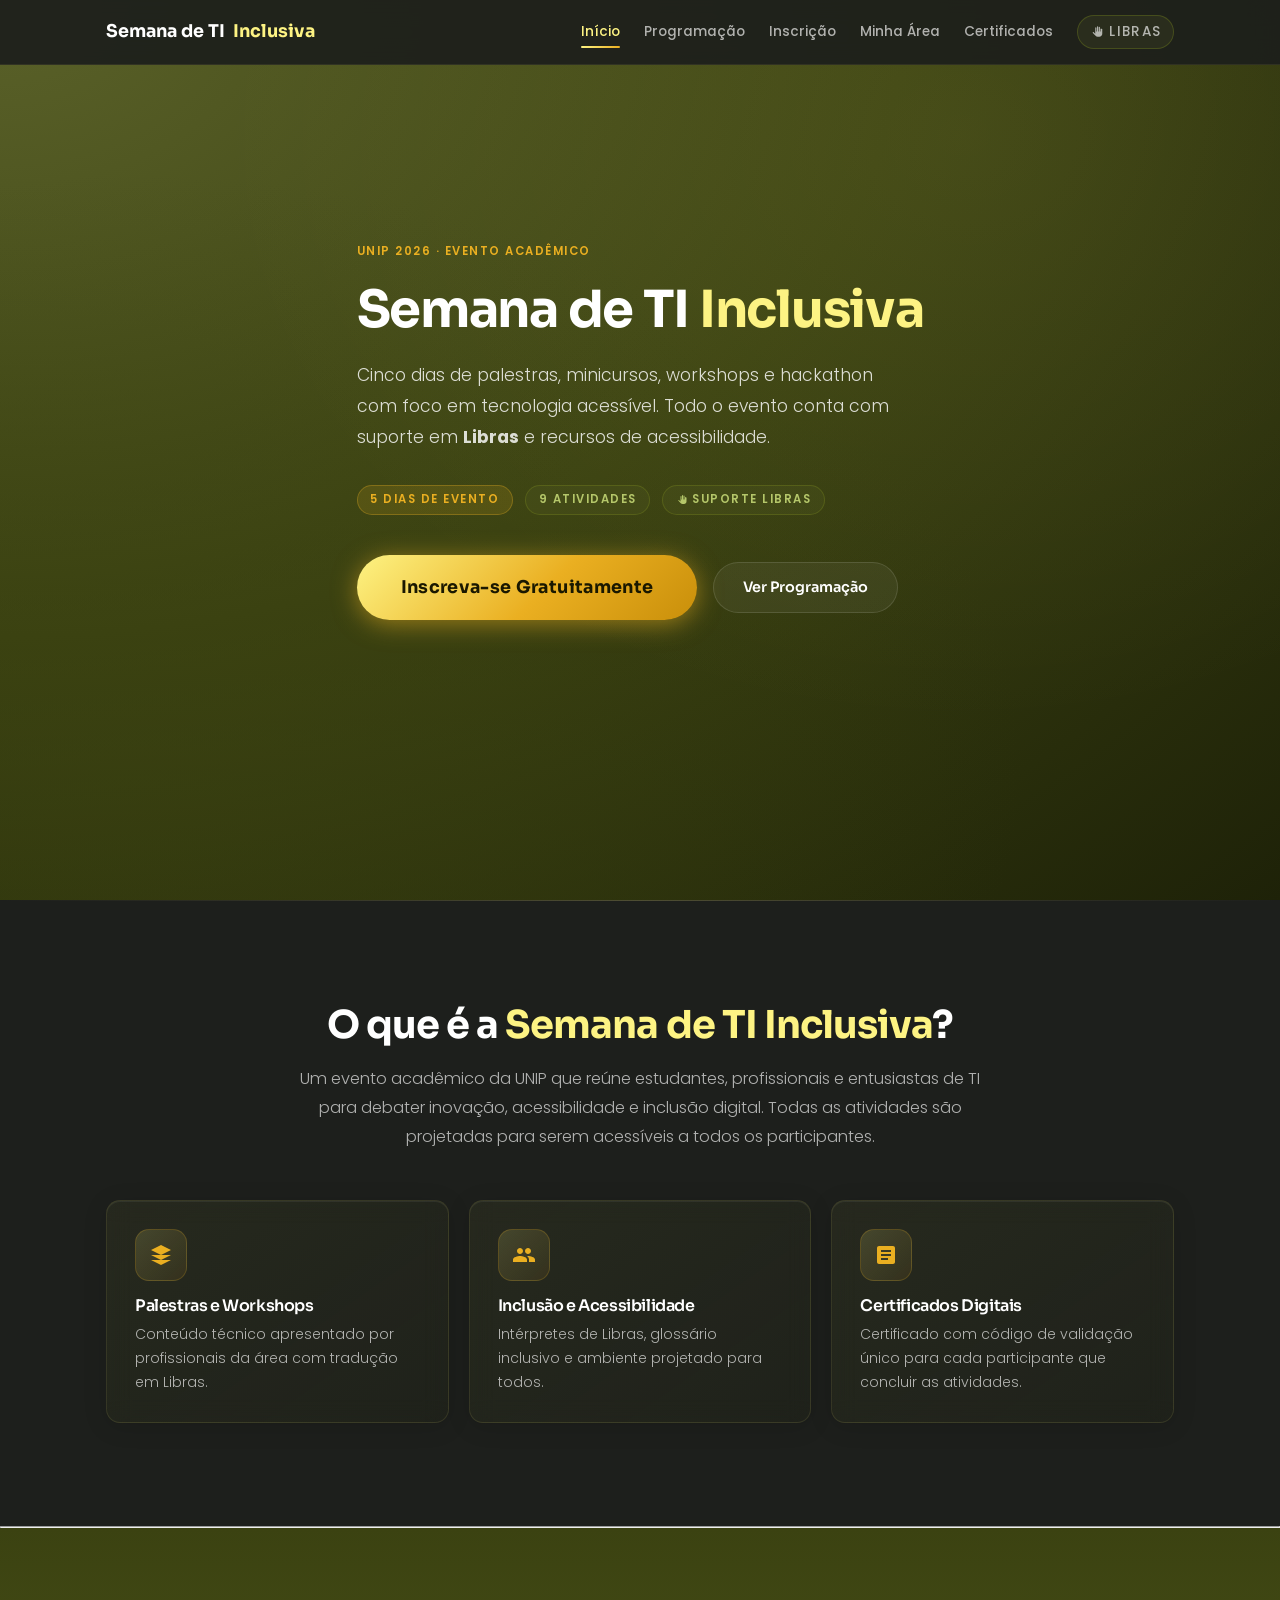
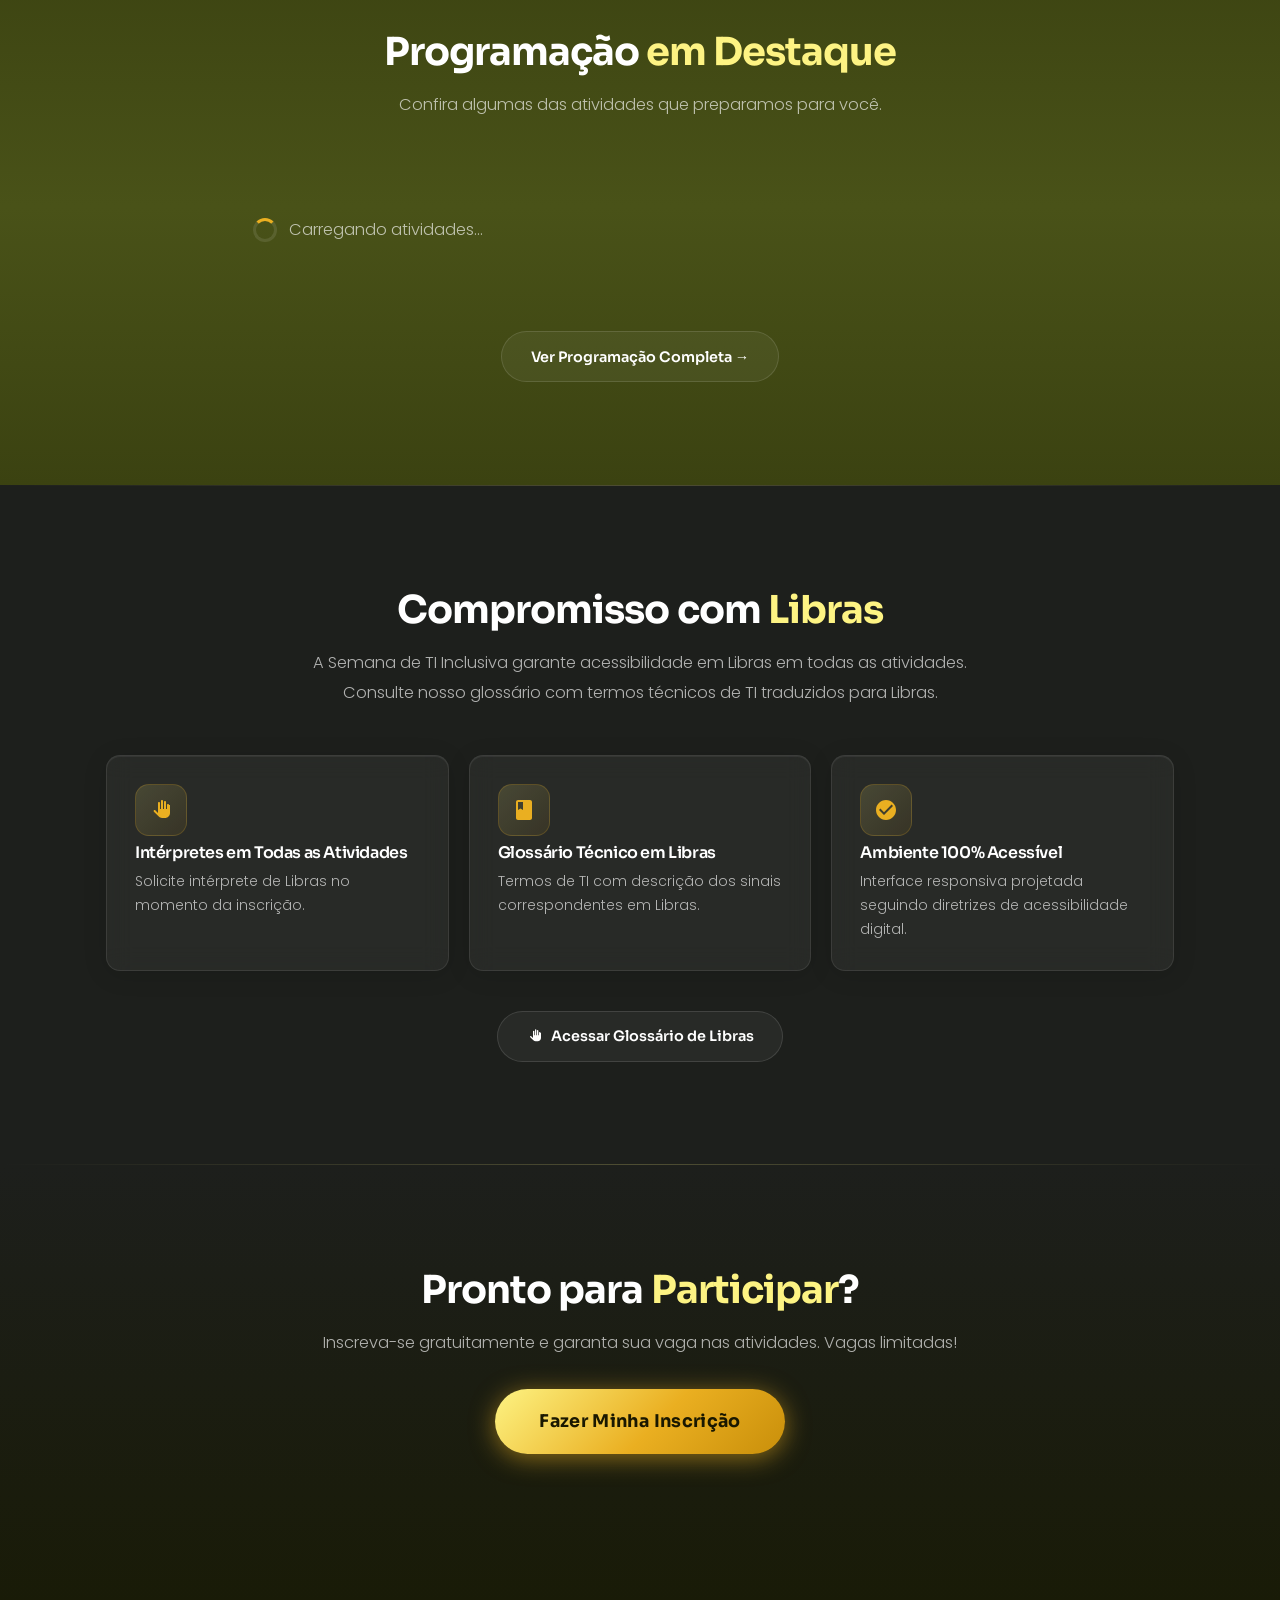
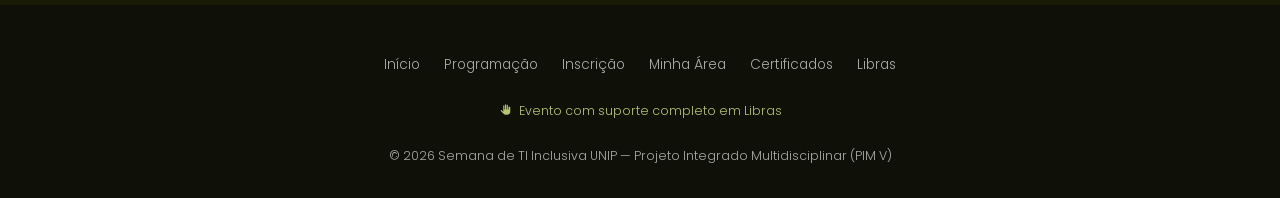
<file: frontend/index.html>
<!DOCTYPE html>
<html lang="pt-BR">
<head>
  <meta charset="UTF-8">
  <meta name="viewport" content="width=device-width, initial-scale=1.0">
  <title>Semana de TI Inclusiva UNIP 2026</title>
  <meta name="description" content="Evento acadêmico de Tecnologia da Informação com foco em inclusão e acessibilidade. Palestras, minicursos, workshops e suporte em Libras.">
  <link rel="stylesheet" href="assets/css/reset.css">
  <link rel="stylesheet" href="assets/css/variables.css">
  <link rel="stylesheet" href="assets/css/style.css">
</head>
<body>

  <!-- ════════ NAVBAR ════════ -->
  <nav class="navbar" role="navigation" aria-label="Menu principal">
    <div class="container">
      <a href="index.html" class="navbar__logo">
        <span>Semana de TI</span> <em>Inclusiva</em>
      </a>
      <button class="navbar__toggle" aria-label="Abrir menu" aria-expanded="false">
        <span></span><span></span><span></span>
      </button>
      <div class="navbar__links">
        <a href="index.html" class="active">Início</a>
        <a href="pages/programacao.html">Programação</a>
        <a href="pages/inscricao.html">Inscrição</a>
        <a href="pages/area-participante.html">Minha Área</a>
        <a href="pages/certificados.html">Certificados</a>
        <a href="pages/libras.html" class="navbar__libras">
          <svg width="14" height="14" viewBox="0 0 24 24" fill="currentColor"><path d="M20 7c0-.55-.45-1-1-1s-1 .45-1 1v4h-1V4c0-.55-.45-1-1-1s-1 .45-1 1v7h-1V3c0-.55-.45-1-1-1s-1 .45-1 1v8h-1V5c0-.55-.45-1-1-1s-1 .45-1 1v10l-2.7-2.7c-.39-.39-1.02-.39-1.41 0s-.39 1.02 0 1.41L9.53 18.36C10.46 19.29 11.73 20 13 20h3c2.76 0 5-2.24 5-5V7z"/></svg>
          Libras
        </a>
      </div>
    </div>
  </nav>

  <!-- ════════ HERO ════════ -->
  <section class="hero bg-hero" aria-label="Apresentação do evento">
    <div class="container">
      <div class="hero__content reveal">
        <p class="hero__eyebrow rd1">UNIP 2026 · Evento Acadêmico</p>
        <h1 class="rd2">Semana de TI <em>Inclusiva</em></h1>
        <p class="hero__desc rd3">
          Cinco dias de palestras, minicursos, workshops e hackathon com foco em
          tecnologia acessível. Todo o evento conta com suporte em
          <strong>Libras</strong> e recursos de acessibilidade.
        </p>
        <div class="hero__badges rd4">
          <span class="label label--gold">5 Dias de Evento</span>
          <span class="label label--olive">9 Atividades</span>
          <span class="label label--libras">
            <svg width="12" height="12" viewBox="0 0 24 24" fill="currentColor"><path d="M20 7c0-.55-.45-1-1-1s-1 .45-1 1v4h-1V4c0-.55-.45-1-1-1s-1 .45-1 1v7h-1V3c0-.55-.45-1-1-1s-1 .45-1 1v8h-1V5c0-.55-.45-1-1-1s-1 .45-1 1v10l-2.7-2.7c-.39-.39-1.02-.39-1.41 0s-.39 1.02 0 1.41L9.53 18.36C10.46 19.29 11.73 20 13 20h3c2.76 0 5-2.24 5-5V7z"/></svg>
            Suporte Libras
          </span>
        </div>
        <div class="hero__actions rd5">
          <a href="pages/inscricao.html" class="btn-cta">Inscreva-se Gratuitamente</a>
          <a href="pages/programacao.html" class="btn-secondary">Ver Programação</a>
        </div>
      </div>
    </div>
  </section>

  <!-- ════════ SOBRE O EVENTO ════════ -->
  <hr class="divider">
  <section class="bg-dark" aria-label="Sobre o evento">
    <div class="container">
      <div class="section-header reveal">
        <h2>O que é a <em>Semana de TI Inclusiva</em>?</h2>
        <p>
          Um evento acadêmico da UNIP que reúne estudantes, profissionais e entusiastas
          de TI para debater inovação, acessibilidade e inclusão digital. Todas as
          atividades são projetadas para serem acessíveis a todos os participantes.
        </p>
      </div>
      <div class="grid grid--3">
        <div class="card card--benefit reveal rd1">
          <div class="icon-box icon-box--benefit">
            <svg viewBox="0 0 24 24"><path d="M12 2L2 7l10 5 10-5-10-5zM2 17l10 5 10-5M2 12l10 5 10-5"/></svg>
          </div>
          <h4 style="margin-top:1rem;">Palestras e Workshops</h4>
          <p class="text-muted" style="margin-top:0.5rem;">
            Conteúdo técnico apresentado por profissionais da área com tradução em Libras.
          </p>
        </div>
        <div class="card card--benefit reveal rd2">
          <div class="icon-box icon-box--benefit">
            <svg viewBox="0 0 24 24"><path d="M16 11c1.66 0 2.99-1.34 2.99-3S17.66 5 16 5c-1.66 0-3 1.34-3 3s1.34 3 3 3zm-8 0c1.66 0 2.99-1.34 2.99-3S9.66 5 8 5C6.34 5 5 6.34 5 8s1.34 3 3 3zm0 2c-2.33 0-7 1.17-7 3.5V19h14v-2.5c0-2.33-4.67-3.5-7-3.5zm8 0c-.29 0-.62.02-.97.05 1.16.84 1.97 1.97 1.97 3.45V19h6v-2.5c0-2.33-4.67-3.5-7-3.5z"/></svg>
          </div>
          <h4 style="margin-top:1rem;">Inclusão e Acessibilidade</h4>
          <p class="text-muted" style="margin-top:0.5rem;">
            Intérpretes de Libras, glossário inclusivo e ambiente projetado para todos.
          </p>
        </div>
        <div class="card card--benefit reveal rd3">
          <div class="icon-box icon-box--benefit">
            <svg viewBox="0 0 24 24"><path d="M19 3H5c-1.1 0-2 .9-2 2v14c0 1.1.9 2 2 2h14c1.1 0 2-.9 2-2V5c0-1.1-.9-2-2-2zm-5 14H7v-2h7v2zm3-4H7v-2h10v2zm0-4H7V7h10v2z"/></svg>
          </div>
          <h4 style="margin-top:1rem;">Certificados Digitais</h4>
          <p class="text-muted" style="margin-top:0.5rem;">
            Certificado com código de validação único para cada participante que concluir as atividades.
          </p>
        </div>
      </div>
    </div>
  </section>

  <!-- ════════ PROGRAMAÇÃO RESUMIDA ════════ -->
  <hr class="divider--olive">
  <section class="bg-olive" aria-label="Programação resumida">
    <div class="container">
      <div class="section-header reveal">
        <h2>Programação <em>em Destaque</em></h2>
        <p>Confira algumas das atividades que preparamos para você.</p>
      </div>
      <div class="grid grid--2" id="atividades-destaque">
        <div class="loading">
          <div class="spinner"></div>
          <span>Carregando atividades...</span>
        </div>
      </div>
      <div style="text-align:center; margin-top:2.5rem;" class="reveal">
        <a href="pages/programacao.html" class="btn-secondary">Ver Programação Completa →</a>
      </div>
    </div>
  </section>

  <!-- ════════ LIBRAS ════════ -->
  <hr class="divider">
  <section class="bg-dark" aria-label="Acessibilidade em Libras">
    <div class="container">
      <div class="section-header reveal">
        <h2>Compromisso com <em>Libras</em></h2>
        <p>
          A Semana de TI Inclusiva garante acessibilidade em Libras em todas as
          atividades. Consulte nosso glossário com termos técnicos de TI traduzidos
          para Libras.
        </p>
      </div>
      <div class="grid grid--3">
        <div class="card reveal rd1">
          <div class="icon-box icon-box--benefit" style="margin-bottom:0.5rem;">
            <svg viewBox="0 0 24 24"><path d="M20 7c0-.55-.45-1-1-1s-1 .45-1 1v4h-1V4c0-.55-.45-1-1-1s-1 .45-1 1v7h-1V3c0-.55-.45-1-1-1s-1 .45-1 1v8h-1V5c0-.55-.45-1-1-1s-1 .45-1 1v10l-2.7-2.7c-.39-.39-1.02-.39-1.41 0s-.39 1.02 0 1.41L9.53 18.36C10.46 19.29 11.73 20 13 20h3c2.76 0 5-2.24 5-5V7z"/></svg>
          </div>
          <h4>Intérpretes em Todas as Atividades</h4>
          <p class="text-muted" style="margin-top:0.5rem;">
            Solicite intérprete de Libras no momento da inscrição.
          </p>
        </div>
        <div class="card reveal rd2">
          <div class="icon-box icon-box--benefit" style="margin-bottom:0.5rem;">
            <svg viewBox="0 0 24 24"><path d="M18 2H6c-1.1 0-2 .9-2 2v16c0 1.1.9 2 2 2h12c1.1 0 2-.9 2-2V4c0-1.1-.9-2-2-2zM6 4h5v8l-2.5-1.5L6 12V4z"/></svg>
          </div>
          <h4>Glossário Técnico em Libras</h4>
          <p class="text-muted" style="margin-top:0.5rem;">
            Termos de TI com descrição dos sinais correspondentes em Libras.
          </p>
        </div>
        <div class="card reveal rd3">
          <div class="icon-box icon-box--benefit" style="margin-bottom:0.5rem;">
            <svg viewBox="0 0 24 24"><path d="M12 2C6.48 2 2 6.48 2 12s4.48 10 10 10 10-4.48 10-10S17.52 2 12 2zm-2 15l-5-5 1.41-1.41L10 14.17l7.59-7.59L19 8l-9 9z"/></svg>
          </div>
          <h4>Ambiente 100% Acessível</h4>
          <p class="text-muted" style="margin-top:0.5rem;">
            Interface responsiva projetada seguindo diretrizes de acessibilidade digital.
          </p>
        </div>
      </div>
      <div style="text-align:center; margin-top:2.5rem;" class="reveal">
        <a href="pages/libras.html" class="btn-secondary">
          <svg width="16" height="16" viewBox="0 0 24 24" fill="currentColor" style="vertical-align:middle;"><path d="M20 7c0-.55-.45-1-1-1s-1 .45-1 1v4h-1V4c0-.55-.45-1-1-1s-1 .45-1 1v7h-1V3c0-.55-.45-1-1-1s-1 .45-1 1v8h-1V5c0-.55-.45-1-1-1s-1 .45-1 1v10l-2.7-2.7c-.39-.39-1.02-.39-1.41 0s-.39 1.02 0 1.41L9.53 18.36C10.46 19.29 11.73 20 13 20h3c2.76 0 5-2.24 5-5V7z"/></svg>
          Acessar Glossário de Libras
        </a>
      </div>
    </div>
  </section>

  <!-- ════════ CTA FINAL ════════ -->
  <hr class="divider">
  <section class="bg-dossier" aria-label="Chamada para inscrição">
    <div class="container">
      <div class="section-header reveal">
        <h2>Pronto para <em>Participar</em>?</h2>
        <p>
          Inscreva-se gratuitamente e garanta sua vaga nas atividades.
          Vagas limitadas!
        </p>
        <div style="margin-top:2rem;">
          <a href="pages/inscricao.html" class="btn-cta">Fazer Minha Inscrição</a>
        </div>
      </div>
    </div>
  </section>

  <!-- ════════ FOOTER ════════ -->
  <footer class="footer bg-footer">
    <div class="container">
      <div class="footer__links">
        <a href="index.html">Início</a>
        <a href="pages/programacao.html">Programação</a>
        <a href="pages/inscricao.html">Inscrição</a>
        <a href="pages/area-participante.html">Minha Área</a>
        <a href="pages/certificados.html">Certificados</a>
        <a href="pages/libras.html">Libras</a>
      </div>
      <p class="footer__libras">
        <svg width="14" height="14" viewBox="0 0 24 24" fill="currentColor"><path d="M20 7c0-.55-.45-1-1-1s-1 .45-1 1v4h-1V4c0-.55-.45-1-1-1s-1 .45-1 1v7h-1V3c0-.55-.45-1-1-1s-1 .45-1 1v8h-1V5c0-.55-.45-1-1-1s-1 .45-1 1v10l-2.7-2.7c-.39-.39-1.02-.39-1.41 0s-.39 1.02 0 1.41L9.53 18.36C10.46 19.29 11.73 20 13 20h3c2.76 0 5-2.24 5-5V7z"/></svg>
        Evento com suporte completo em Libras
      </p>
      <p class="footer__copy">
        &copy; 2026 Semana de TI Inclusiva UNIP — Projeto Integrado Multidisciplinar (PIM V)
      </p>
    </div>
  </footer>

  <script src="assets/js/utils.js"></script>
  <script src="assets/js/main.js"></script>
</body>
</html>
</file>
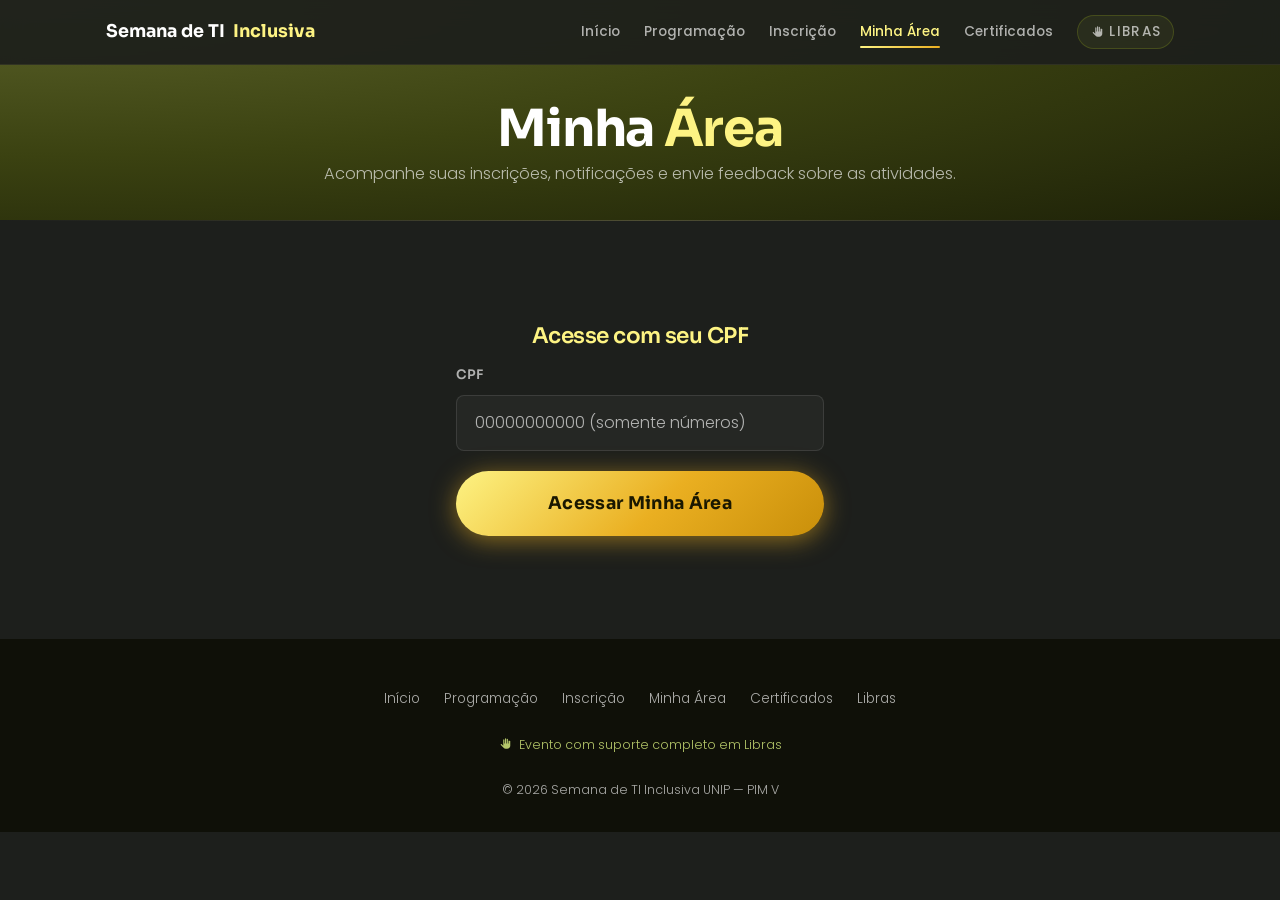
<file: frontend/pages/area-participante.html>
<!DOCTYPE html>
<html lang="pt-BR">
<head>
  <meta charset="UTF-8">
  <meta name="viewport" content="width=device-width, initial-scale=1.0">
  <title>Minha Área — Semana de TI Inclusiva UNIP 2026</title>
  <link rel="stylesheet" href="../assets/css/reset.css">
  <link rel="stylesheet" href="../assets/css/variables.css">
  <link rel="stylesheet" href="../assets/css/style.css">
</head>
<body>

  <!-- NAVBAR -->
  <nav class="navbar" role="navigation" aria-label="Menu principal">
    <div class="container">
      <a href="../index.html" class="navbar__logo"><span>Semana de TI</span> <em>Inclusiva</em></a>
      <button class="navbar__toggle" aria-label="Abrir menu" aria-expanded="false">
        <span></span><span></span><span></span>
      </button>
      <div class="navbar__links">
        <a href="../index.html">Início</a>
        <a href="programacao.html">Programação</a>
        <a href="inscricao.html">Inscrição</a>
        <a href="area-participante.html" class="active">Minha Área</a>
        <a href="certificados.html">Certificados</a>
        <a href="libras.html" class="navbar__libras">
          <svg width="14" height="14" viewBox="0 0 24 24" fill="currentColor"><path d="M20 7c0-.55-.45-1-1-1s-1 .45-1 1v4h-1V4c0-.55-.45-1-1-1s-1 .45-1 1v7h-1V3c0-.55-.45-1-1-1s-1 .45-1 1v8h-1V5c0-.55-.45-1-1-1s-1 .45-1 1v10l-2.7-2.7c-.39-.39-1.02-.39-1.41 0s-.39 1.02 0 1.41L9.53 18.36C10.46 19.29 11.73 20 13 20h3c2.76 0 5-2.24 5-5V7z"/></svg>
          Libras
        </a>
      </div>
    </div>
  </nav>

  <!-- HEADER -->
  <section class="bg-hero" style="padding-top:100px; padding-bottom:2rem;">
    <div class="container">
      <div class="section-header reveal" style="margin-bottom:0;">
        <h1>Minha <em>Área</em></h1>
        <p>Acompanhe suas inscrições, notificações e envie feedback sobre as atividades.</p>
      </div>
    </div>
  </section>

  <hr class="divider">

  <!-- LOGIN POR CPF -->
  <section class="bg-dark" id="section-login">
    <div class="container" style="max-width:480px;">
      <div class="reveal">
        <h3 style="margin-bottom:1rem; text-align:center;">Acesse com seu CPF</h3>
        <div class="form-group">
          <label for="cpf-login">CPF</label>
          <input type="text" id="cpf-login" placeholder="00000000000 (somente números)" maxlength="11">
        </div>
        <button class="btn-cta" id="btn-login" style="width:100%;">Acessar Minha Área</button>
        <div id="alert-login" class="alert" style="margin-top:1rem;" role="alert"></div>
      </div>
    </div>
  </section>

  <!-- PAINEL DO PARTICIPANTE -->
  <section class="bg-dark" id="section-painel" style="display:none;">
    <div class="container">

      <!-- Cabeçalho -->
      <div class="participante-header reveal">
        <div>
          <h2>Olá, <em id="painel-nome"></em>!</h2>
          <p class="text-muted" id="painel-email"></p>
        </div>
        <button class="btn-secondary" id="btn-logout">Sair</button>
      </div>

      <!-- Estatísticas -->
      <div class="participante-stats reveal">
        <div class="stat-card">
          <div class="stat-card__number" id="stat-inscricoes">0</div>
          <div class="stat-card__label">Inscrições Ativas</div>
        </div>
        <div class="stat-card">
          <div class="stat-card__number" id="stat-notificacoes">0</div>
          <div class="stat-card__label">Notificações</div>
        </div>
        <div class="stat-card">
          <div class="stat-card__number" id="stat-concluidas">0</div>
          <div class="stat-card__label">Concluídas</div>
        </div>
        <div class="stat-card">
          <div class="stat-card__number" id="stat-certificados">0</div>
          <div class="stat-card__label">Certificados</div>
        </div>
      </div>

      <!-- Notificações -->
      <div class="reveal" style="margin-bottom:3rem;">
        <h3 style="margin-bottom:1rem;">Notificações</h3>
        <div id="lista-notificacoes">
          <div class="empty-state">
            <p>Nenhuma notificação ainda.</p>
          </div>
        </div>
      </div>

      <!-- Minhas Inscrições -->
      <div class="reveal" style="margin-bottom:3rem;">
        <h3 style="margin-bottom:1rem;">Minhas Inscrições</h3>
        <div id="lista-inscricoes-painel">
          <div class="empty-state">
            <p>Nenhuma inscrição encontrada.</p>
          </div>
        </div>
      </div>

      <!-- Feedback -->
      <div class="reveal">
        <h3 style="margin-bottom:1rem;">Enviar Feedback</h3>
        <p class="text-muted" style="margin-bottom:1rem;">
          Sua opinião é muito importante para melhorarmos os próximos eventos.
        </p>
        <div id="alert-feedback" class="alert" role="alert"></div>
        <form id="form-feedback" novalidate>
          <div class="form-group">
            <label for="feedback-atividade">Atividade</label>
            <select id="feedback-atividade" required>
              <option value="">Selecione uma atividade...</option>
            </select>
          </div>
          <div class="form-group">
            <label for="feedback-nota">Nota (1 a 5)</label>
            <select id="feedback-nota" required>
              <option value="">Selecione...</option>
              <option value="1">1 — Ruim</option>
              <option value="2">2 — Regular</option>
              <option value="3">3 — Bom</option>
              <option value="4">4 — Muito Bom</option>
              <option value="5">5 — Excelente</option>
            </select>
          </div>
          <div class="form-group">
            <label for="feedback-comentario">Comentário</label>
            <textarea id="feedback-comentario" rows="3" placeholder="O que achou da atividade?"></textarea>
          </div>
          <div class="form-group">
            <label for="feedback-sugestao">Sugestão de Melhoria</label>
            <textarea id="feedback-sugestao" rows="2" placeholder="Alguma sugestão para o próximo evento?"></textarea>
          </div>
          <button type="submit" class="btn-cta" style="width:100%;">Enviar Feedback</button>
        </form>
      </div>

    </div>
  </section>

  <!-- FOOTER -->
  <footer class="footer bg-footer">
    <div class="container">
      <div class="footer__links">
        <a href="../index.html">Início</a>
        <a href="programacao.html">Programação</a>
        <a href="inscricao.html">Inscrição</a>
        <a href="area-participante.html">Minha Área</a>
        <a href="certificados.html">Certificados</a>
        <a href="libras.html">Libras</a>
      </div>
      <p class="footer__libras">
        <svg width="14" height="14" viewBox="0 0 24 24" fill="currentColor"><path d="M20 7c0-.55-.45-1-1-1s-1 .45-1 1v4h-1V4c0-.55-.45-1-1-1s-1 .45-1 1v7h-1V3c0-.55-.45-1-1-1s-1 .45-1 1v8h-1V5c0-.55-.45-1-1-1s-1 .45-1 1v10l-2.7-2.7c-.39-.39-1.02-.39-1.41 0s-.39 1.02 0 1.41L9.53 18.36C10.46 19.29 11.73 20 13 20h3c2.76 0 5-2.24 5-5V7z"/></svg>
        Evento com suporte completo em Libras
      </p>
      <p class="footer__copy">&copy; 2026 Semana de TI Inclusiva UNIP — PIM V</p>
    </div>
  </footer>

  <script src="../assets/js/utils.js"></script>
  <script src="../assets/js/main.js"></script>
</body>
</html>
</file>
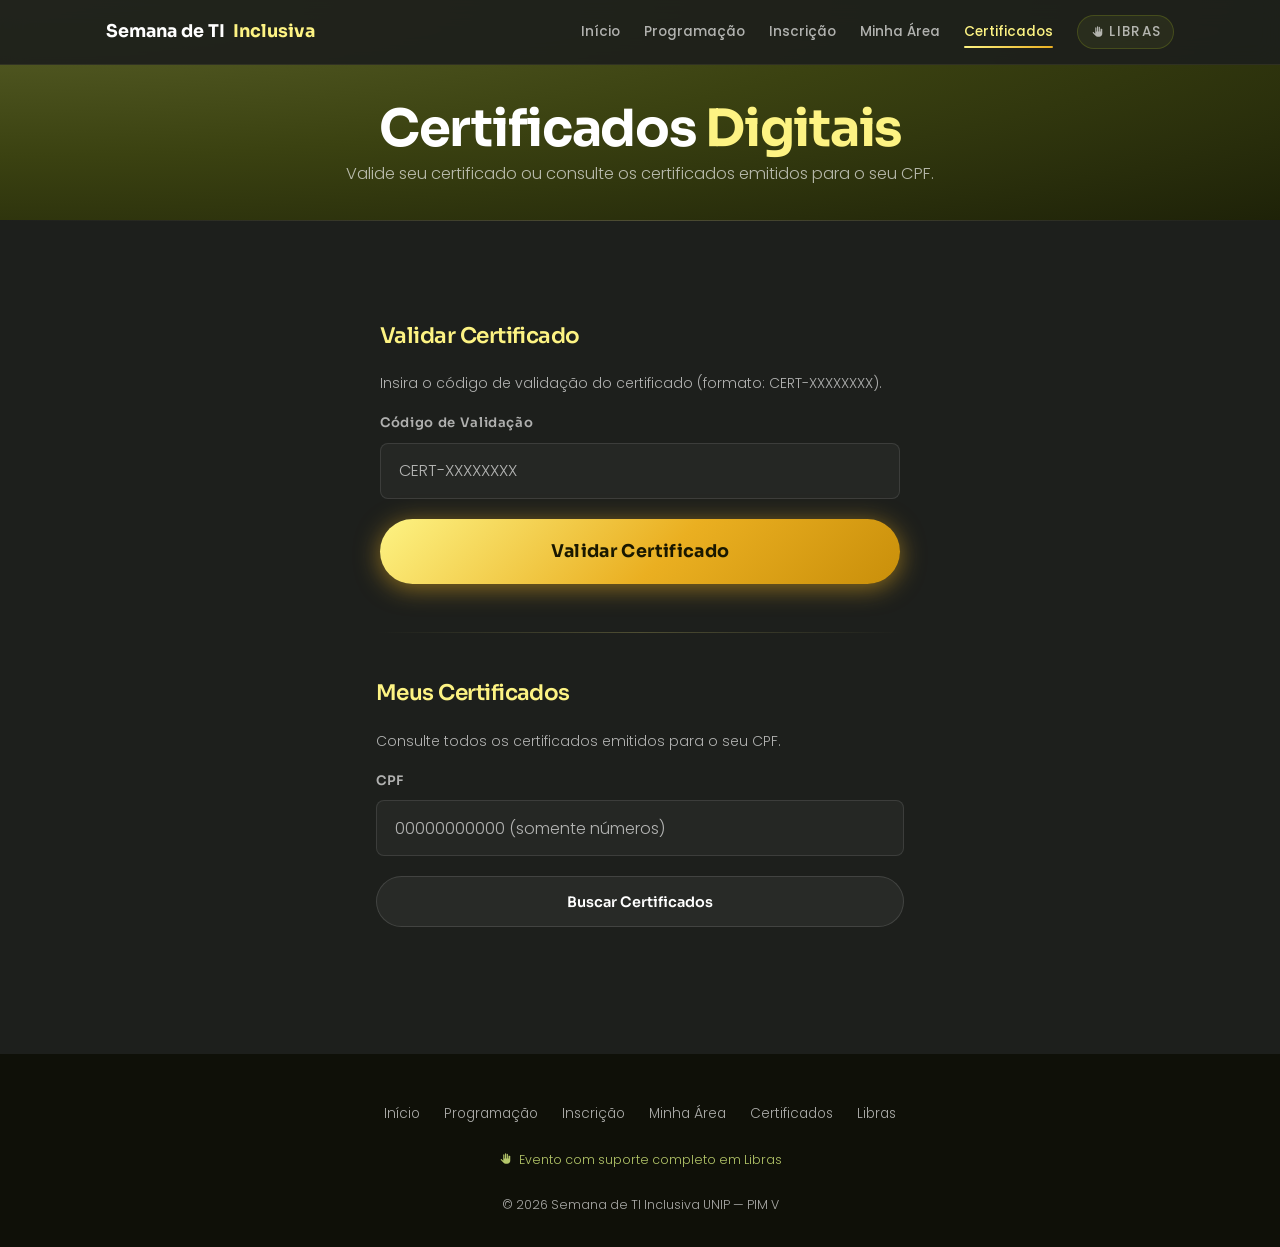
<file: frontend/pages/certificados.html>
<!DOCTYPE html>
<html lang="pt-BR">
<head>
  <meta charset="UTF-8">
  <meta name="viewport" content="width=device-width, initial-scale=1.0">
  <title>Certificados — Semana de TI Inclusiva UNIP 2026</title>
  <link rel="stylesheet" href="../assets/css/reset.css">
  <link rel="stylesheet" href="../assets/css/variables.css">
  <link rel="stylesheet" href="../assets/css/style.css">
</head>
<body>

  <!-- NAVBAR -->
  <nav class="navbar" role="navigation" aria-label="Menu principal">
    <div class="container">
      <a href="../index.html" class="navbar__logo"><span>Semana de TI</span> <em>Inclusiva</em></a>
      <button class="navbar__toggle" aria-label="Abrir menu" aria-expanded="false">
        <span></span><span></span><span></span>
      </button>
      <div class="navbar__links">
        <a href="../index.html">Início</a>
        <a href="programacao.html">Programação</a>
        <a href="inscricao.html">Inscrição</a>
        <a href="area-participante.html">Minha Área</a>
        <a href="certificados.html" class="active">Certificados</a>
        <a href="libras.html" class="navbar__libras">
          <svg width="14" height="14" viewBox="0 0 24 24" fill="currentColor"><path d="M20 7c0-.55-.45-1-1-1s-1 .45-1 1v4h-1V4c0-.55-.45-1-1-1s-1 .45-1 1v7h-1V3c0-.55-.45-1-1-1s-1 .45-1 1v8h-1V5c0-.55-.45-1-1-1s-1 .45-1 1v10l-2.7-2.7c-.39-.39-1.02-.39-1.41 0s-.39 1.02 0 1.41L9.53 18.36C10.46 19.29 11.73 20 13 20h3c2.76 0 5-2.24 5-5V7z"/></svg>
          Libras
        </a>
      </div>
    </div>
  </nav>

  <!-- HEADER -->
  <section class="bg-hero" style="padding-top:100px; padding-bottom:2rem;">
    <div class="container">
      <div class="section-header reveal" style="margin-bottom:0;">
        <h1>Certificados <em>Digitais</em></h1>
        <p>Valide seu certificado ou consulte os certificados emitidos para o seu CPF.</p>
      </div>
    </div>
  </section>

  <hr class="divider">

  <section class="bg-dark">
    <div class="container" style="max-width:640px;">

      <!-- Validar certificado -->
      <div class="certificado-validacao reveal">
        <h3 style="margin-bottom:1.5rem;">Validar Certificado</h3>
        <p class="text-muted" style="margin-bottom:1rem;">
          Insira o código de validação do certificado (formato: CERT-XXXXXXXX).
        </p>
        <div class="form-group">
          <label for="codigo-validacao">Código de Validação</label>
          <input type="text" id="codigo-validacao" placeholder="CERT-XXXXXXXX" style="text-transform:uppercase;">
        </div>
        <button class="btn-cta" id="btn-validar" style="width:100%;">Validar Certificado</button>

        <div id="resultado-validacao"></div>
      </div>

      <hr class="divider" style="margin:3rem 0;">

      <!-- Buscar certificados por CPF -->
      <div class="reveal">
        <h3 style="margin-bottom:1.5rem;">Meus Certificados</h3>
        <p class="text-muted" style="margin-bottom:1rem;">
          Consulte todos os certificados emitidos para o seu CPF.
        </p>
        <div class="form-group">
          <label for="cpf-certificado">CPF</label>
          <input type="text" id="cpf-certificado" placeholder="00000000000 (somente números)" maxlength="11">
        </div>
        <button class="btn-secondary" id="btn-buscar-certificados" style="width:100%;">Buscar Certificados</button>

        <div id="lista-certificados" style="margin-top:1.5rem;"></div>
      </div>

    </div>
  </section>

  <!-- FOOTER -->
  <footer class="footer bg-footer">
    <div class="container">
      <div class="footer__links">
        <a href="../index.html">Início</a>
        <a href="programacao.html">Programação</a>
        <a href="inscricao.html">Inscrição</a>
        <a href="area-participante.html">Minha Área</a>
        <a href="certificados.html">Certificados</a>
        <a href="libras.html">Libras</a>
      </div>
      <p class="footer__libras">
        <svg width="14" height="14" viewBox="0 0 24 24" fill="currentColor"><path d="M20 7c0-.55-.45-1-1-1s-1 .45-1 1v4h-1V4c0-.55-.45-1-1-1s-1 .45-1 1v7h-1V3c0-.55-.45-1-1-1s-1 .45-1 1v8h-1V5c0-.55-.45-1-1-1s-1 .45-1 1v10l-2.7-2.7c-.39-.39-1.02-.39-1.41 0s-.39 1.02 0 1.41L9.53 18.36C10.46 19.29 11.73 20 13 20h3c2.76 0 5-2.24 5-5V7z"/></svg>
        Evento com suporte completo em Libras
      </p>
      <p class="footer__copy">&copy; 2026 Semana de TI Inclusiva UNIP — PIM V</p>
    </div>
  </footer>

  <script src="../assets/js/utils.js"></script>
  <script src="../assets/js/main.js"></script>
</body>
</html>
</file>
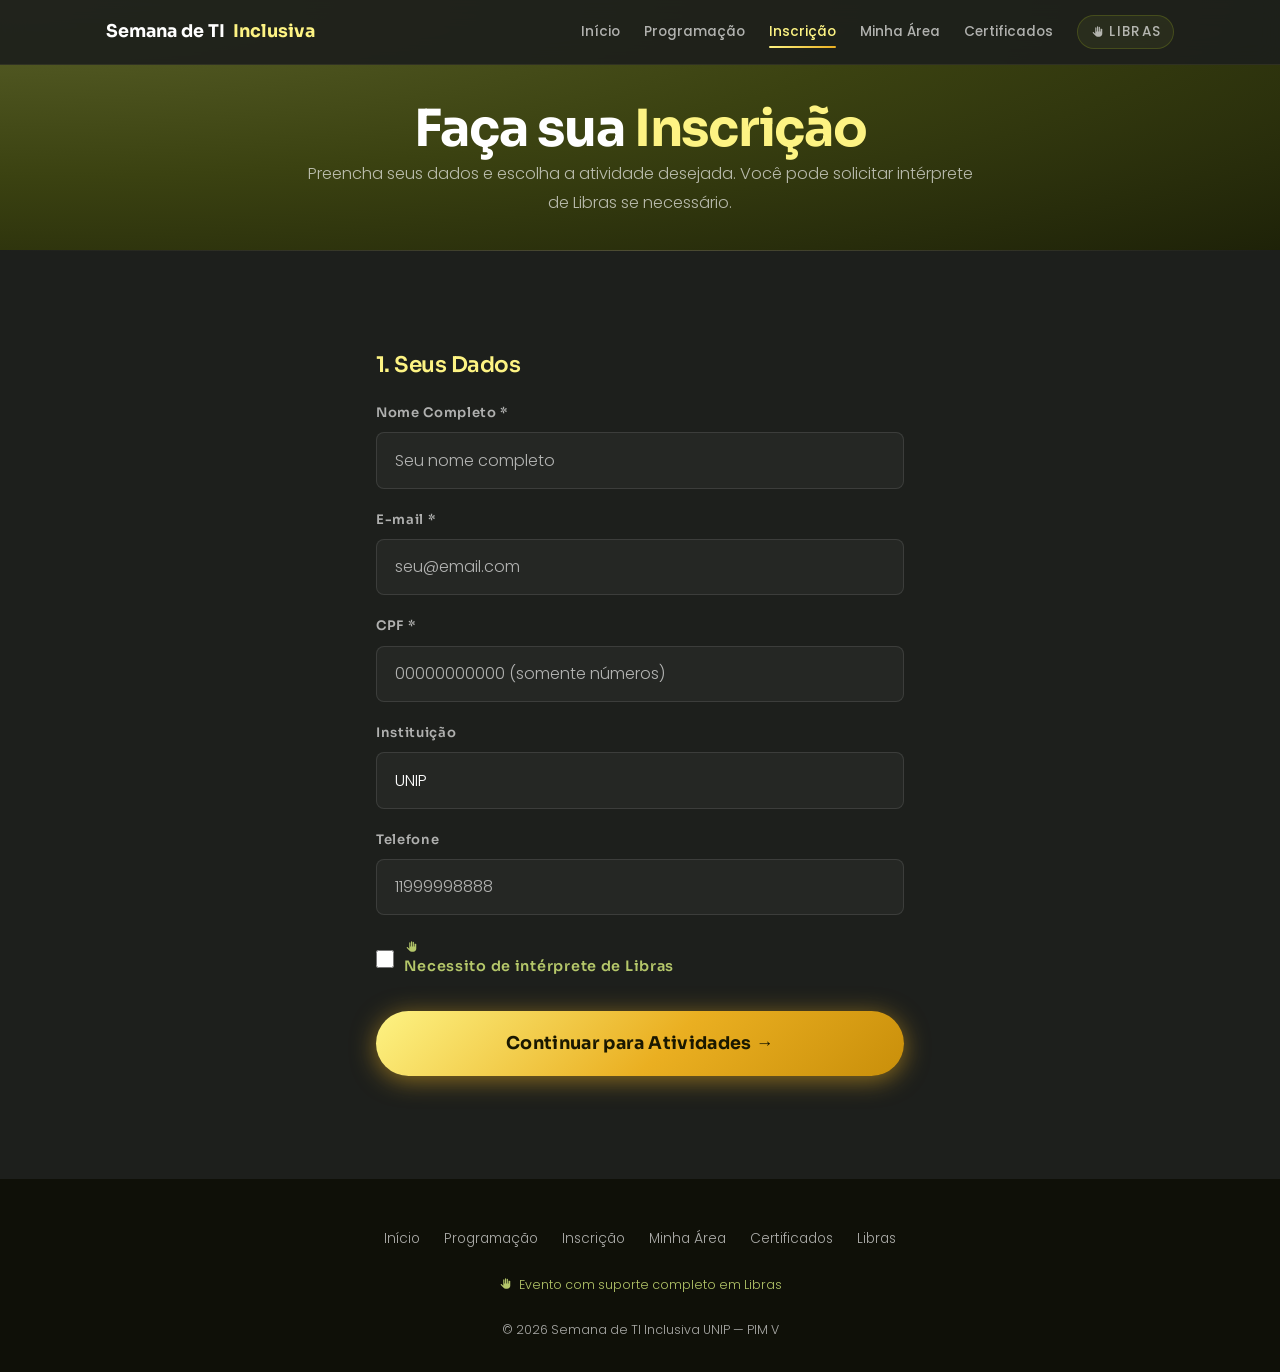
<file: frontend/pages/inscricao.html>
<!DOCTYPE html>
<html lang="pt-BR">
<head>
  <meta charset="UTF-8">
  <meta name="viewport" content="width=device-width, initial-scale=1.0">
  <title>Inscrição — Semana de TI Inclusiva UNIP 2026</title>
  <link rel="stylesheet" href="../assets/css/reset.css">
  <link rel="stylesheet" href="../assets/css/variables.css">
  <link rel="stylesheet" href="../assets/css/style.css">
</head>
<body>

  <!-- NAVBAR -->
  <nav class="navbar" role="navigation" aria-label="Menu principal">
    <div class="container">
      <a href="../index.html" class="navbar__logo"><span>Semana de TI</span> <em>Inclusiva</em></a>
      <button class="navbar__toggle" aria-label="Abrir menu" aria-expanded="false">
        <span></span><span></span><span></span>
      </button>
      <div class="navbar__links">
        <a href="../index.html">Início</a>
        <a href="programacao.html">Programação</a>
        <a href="inscricao.html" class="active">Inscrição</a>
        <a href="area-participante.html">Minha Área</a>
        <a href="certificados.html">Certificados</a>
        <a href="libras.html" class="navbar__libras">
          <svg width="14" height="14" viewBox="0 0 24 24" fill="currentColor"><path d="M20 7c0-.55-.45-1-1-1s-1 .45-1 1v4h-1V4c0-.55-.45-1-1-1s-1 .45-1 1v7h-1V3c0-.55-.45-1-1-1s-1 .45-1 1v8h-1V5c0-.55-.45-1-1-1s-1 .45-1 1v10l-2.7-2.7c-.39-.39-1.02-.39-1.41 0s-.39 1.02 0 1.41L9.53 18.36C10.46 19.29 11.73 20 13 20h3c2.76 0 5-2.24 5-5V7z"/></svg>
          Libras
        </a>
      </div>
    </div>
  </nav>

  <!-- HEADER -->
  <section class="bg-hero" style="padding-top:100px; padding-bottom:2rem;">
    <div class="container">
      <div class="section-header reveal" style="margin-bottom:0;">
        <h1>Faça sua <em>Inscrição</em></h1>
        <p>Preencha seus dados e escolha a atividade desejada. Você pode solicitar intérprete de Libras se necessário.</p>
      </div>
    </div>
  </section>

  <hr class="divider">

  <!-- FORMULÁRIO -->
  <section class="bg-dark">
    <div class="container" style="max-width:640px;">

      <div id="alert-inscricao" class="alert" role="alert"></div>

      <!-- Step 1: Dados pessoais -->
      <div id="step-dados" class="reveal">
        <h3 style="margin-bottom:1.5rem;">1. Seus Dados</h3>
        <form id="form-participante" novalidate>
          <div class="form-group">
            <label for="nome">Nome Completo *</label>
            <input type="text" id="nome" name="nome" placeholder="Seu nome completo" required>
          </div>
          <div class="form-group">
            <label for="email">E-mail *</label>
            <input type="email" id="email" name="email" placeholder="seu@email.com" required>
          </div>
          <div class="form-group">
            <label for="cpf">CPF *</label>
            <input type="text" id="cpf" name="cpf" placeholder="00000000000 (somente números)" maxlength="11" required>
          </div>
          <div class="form-group">
            <label for="instituicao">Instituição</label>
            <input type="text" id="instituicao" name="instituicao" placeholder="Ex: UNIP" value="UNIP">
          </div>
          <div class="form-group">
            <label for="telefone">Telefone</label>
            <input type="tel" id="telefone" name="telefone" placeholder="11999998888">
          </div>
          <div class="form-group">
            <div class="checkbox-group">
              <input type="checkbox" id="necessitaLibras" name="necessitaLibras">
              <label for="necessitaLibras" style="font-size:0.9rem; color:var(--olive-accent);">
                <svg width="14" height="14" viewBox="0 0 24 24" fill="currentColor" style="vertical-align:middle;"><path d="M20 7c0-.55-.45-1-1-1s-1 .45-1 1v4h-1V4c0-.55-.45-1-1-1s-1 .45-1 1v7h-1V3c0-.55-.45-1-1-1s-1 .45-1 1v8h-1V5c0-.55-.45-1-1-1s-1 .45-1 1v10l-2.7-2.7c-.39-.39-1.02-.39-1.41 0s-.39 1.02 0 1.41L9.53 18.36C10.46 19.29 11.73 20 13 20h3c2.76 0 5-2.24 5-5V7z"/></svg>
                Necessito de intérprete de Libras
              </label>
            </div>
          </div>
          <button type="submit" class="btn-cta" style="width:100%; margin-top:0.5rem;">
            Continuar para Atividades →
          </button>
        </form>
      </div>

      <!-- Step 2: Escolher atividade -->
      <div id="step-atividade" style="display:none;">
        <h3 style="margin-bottom:1.5rem;">2. Escolha uma Atividade</h3>
        <p class="text-muted" style="margin-bottom:1rem;">
          Participante: <strong id="nome-participante" style="color:var(--gold-pale);"></strong>
        </p>
        <div id="lista-atividades-inscricao">
          <div class="loading">
            <div class="spinner"></div>
            <span>Carregando atividades...</span>
          </div>
        </div>
        <div style="margin-top:1.5rem;">
          <button class="btn-secondary" id="btn-voltar-dados">← Voltar para Dados</button>
        </div>
      </div>

      <!-- Step 3: Confirmação -->
      <div id="step-confirmacao" style="display:none; text-align:center;">
        <div style="margin-bottom:1rem;"><svg width="48" height="48" viewBox="0 0 24 24" fill="var(--olive-accent)"><path d="M12 2C6.48 2 2 6.48 2 12s4.48 10 10 10 10-4.48 10-10S17.52 2 12 2zm-2 15l-5-5 1.41-1.41L10 14.17l7.59-7.59L19 8l-9 9z"/></svg></div>
        <h2>Inscrição <em>Confirmada</em>!</h2>
        <p style="margin-top:1rem; color:var(--text-muted);" id="msg-confirmacao"></p>
        <div style="margin-top:2rem; display:flex; flex-direction:column; gap:0.75rem;">
          <a href="area-participante.html" class="btn-cta">Acessar Minha Área</a>
          <button class="btn-secondary" id="btn-nova-inscricao">Inscrever em Outra Atividade</button>
        </div>
      </div>

    </div>
  </section>

  <!-- FOOTER -->
  <footer class="footer bg-footer">
    <div class="container">
      <div class="footer__links">
        <a href="../index.html">Início</a>
        <a href="programacao.html">Programação</a>
        <a href="inscricao.html">Inscrição</a>
        <a href="area-participante.html">Minha Área</a>
        <a href="certificados.html">Certificados</a>
        <a href="libras.html">Libras</a>
      </div>
      <p class="footer__libras">
        <svg width="14" height="14" viewBox="0 0 24 24" fill="currentColor"><path d="M20 7c0-.55-.45-1-1-1s-1 .45-1 1v4h-1V4c0-.55-.45-1-1-1s-1 .45-1 1v7h-1V3c0-.55-.45-1-1-1s-1 .45-1 1v8h-1V5c0-.55-.45-1-1-1s-1 .45-1 1v10l-2.7-2.7c-.39-.39-1.02-.39-1.41 0s-.39 1.02 0 1.41L9.53 18.36C10.46 19.29 11.73 20 13 20h3c2.76 0 5-2.24 5-5V7z"/></svg>
        Evento com suporte completo em Libras
      </p>
      <p class="footer__copy">&copy; 2026 Semana de TI Inclusiva UNIP — PIM V</p>
    </div>
  </footer>

  <script src="../assets/js/utils.js"></script>
  <script src="../assets/js/main.js"></script>
</body>
</html>
</file>
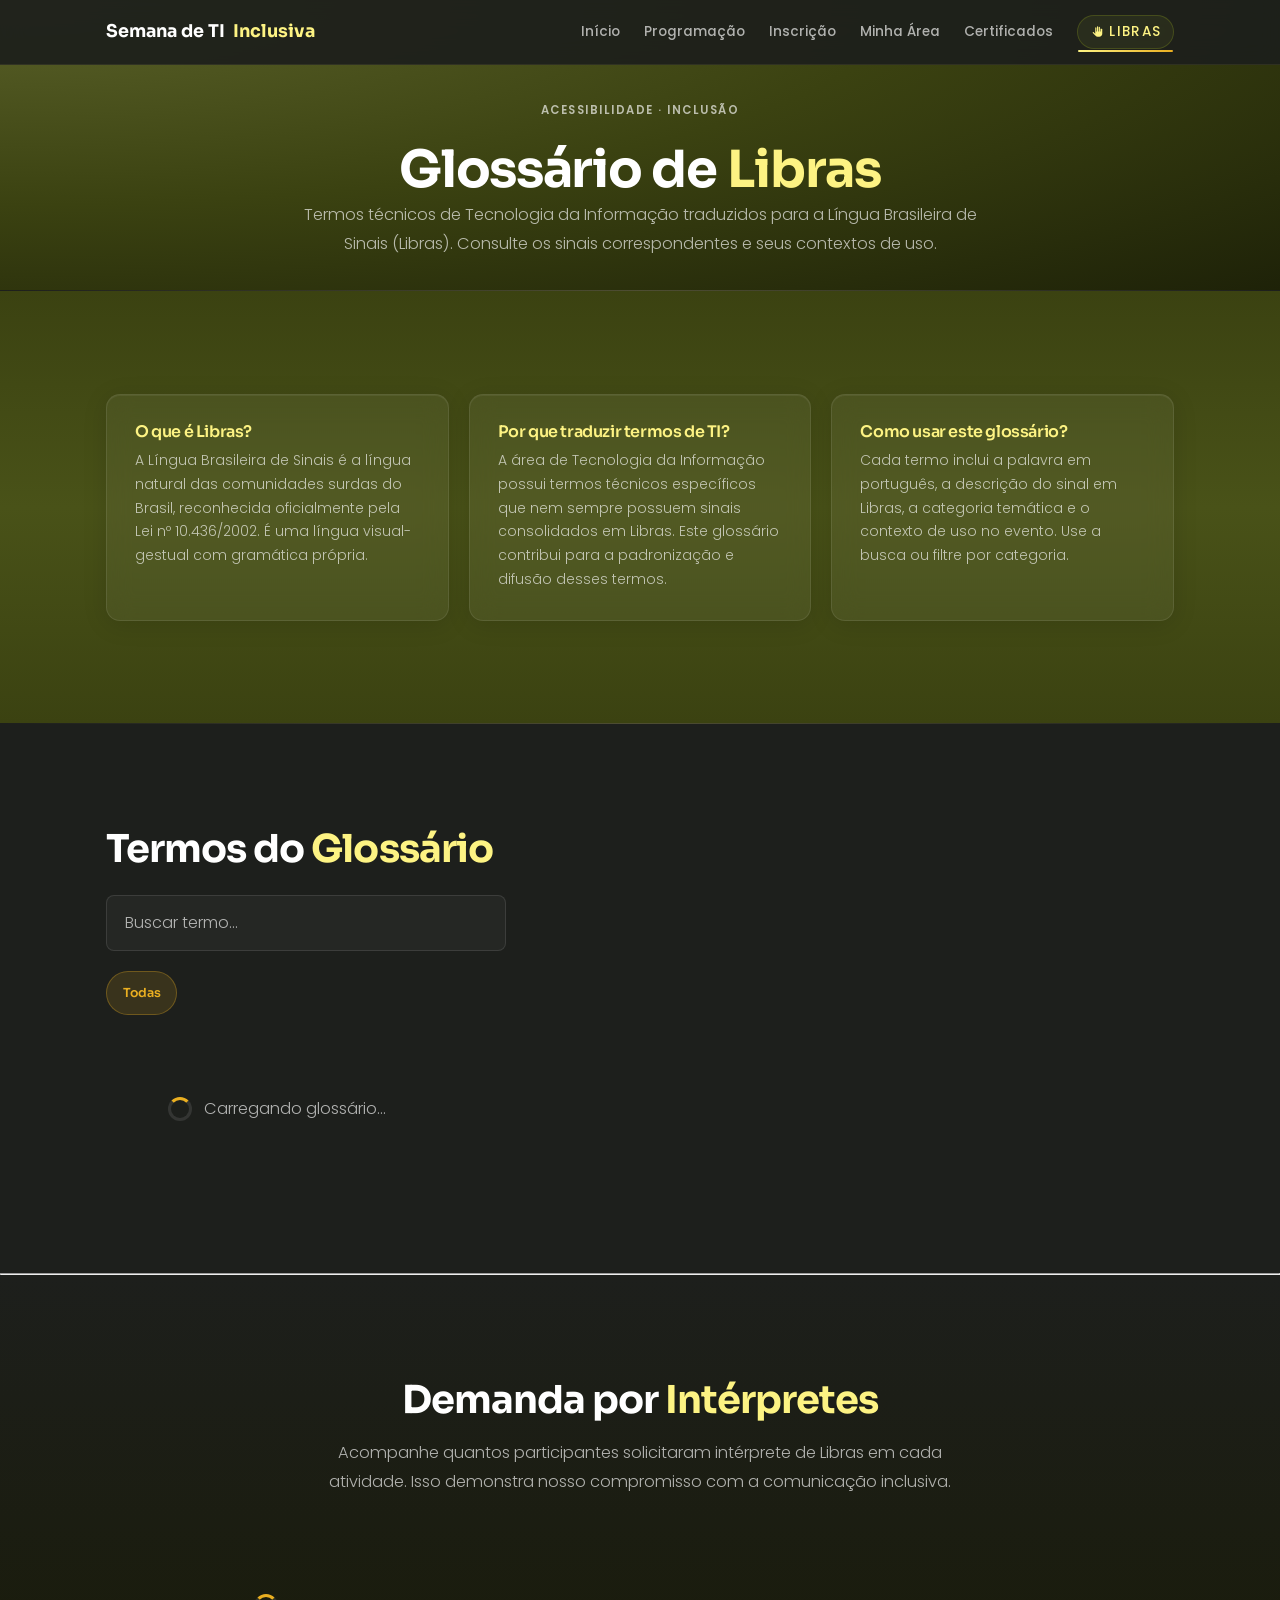
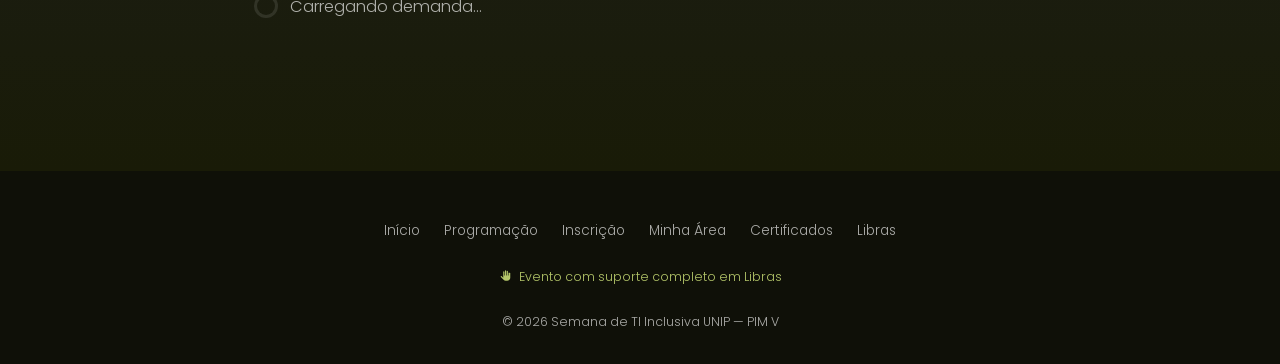
<file: frontend/pages/libras.html>
<!DOCTYPE html>
<html lang="pt-BR">
<head>
  <meta charset="UTF-8">
  <meta name="viewport" content="width=device-width, initial-scale=1.0">
  <title>Libras — Semana de TI Inclusiva UNIP 2026</title>
  <link rel="stylesheet" href="../assets/css/reset.css">
  <link rel="stylesheet" href="../assets/css/variables.css">
  <link rel="stylesheet" href="../assets/css/style.css">
</head>
<body>

  <!-- NAVBAR -->
  <nav class="navbar" role="navigation" aria-label="Menu principal">
    <div class="container">
      <a href="../index.html" class="navbar__logo"><span>Semana de TI</span> <em>Inclusiva</em></a>
      <button class="navbar__toggle" aria-label="Abrir menu" aria-expanded="false">
        <span></span><span></span><span></span>
      </button>
      <div class="navbar__links">
        <a href="../index.html">Início</a>
        <a href="programacao.html">Programação</a>
        <a href="inscricao.html">Inscrição</a>
        <a href="area-participante.html">Minha Área</a>
        <a href="certificados.html">Certificados</a>
        <a href="libras.html" class="navbar__libras active">
          <svg width="14" height="14" viewBox="0 0 24 24" fill="currentColor"><path d="M20 7c0-.55-.45-1-1-1s-1 .45-1 1v4h-1V4c0-.55-.45-1-1-1s-1 .45-1 1v7h-1V3c0-.55-.45-1-1-1s-1 .45-1 1v8h-1V5c0-.55-.45-1-1-1s-1 .45-1 1v10l-2.7-2.7c-.39-.39-1.02-.39-1.41 0s-.39 1.02 0 1.41L9.53 18.36C10.46 19.29 11.73 20 13 20h3c2.76 0 5-2.24 5-5V7z"/></svg>
          Libras
        </a>
      </div>
    </div>
  </nav>

  <!-- HEADER -->
  <section class="bg-hero" style="padding-top:100px; padding-bottom:2rem;">
    <div class="container">
      <div class="section-header reveal" style="margin-bottom:0;">
        <p class="hero__eyebrow">Acessibilidade · Inclusão</p>
        <h1>Glossário de <em>Libras</em></h1>
        <p>
          Termos técnicos de Tecnologia da Informação traduzidos para a Língua Brasileira
          de Sinais (Libras). Consulte os sinais correspondentes e seus contextos de uso.
        </p>
      </div>
    </div>
  </section>

  <hr class="divider">

  <!-- INFORMAÇÕES SOBRE LIBRAS -->
  <section class="bg-olive">
    <div class="container">
      <div class="grid grid--3">
        <div class="card reveal rd1">
          <h4 style="color:var(--gold-pale); margin-bottom:0.5rem;">O que é Libras?</h4>
          <p class="text-muted">
            A Língua Brasileira de Sinais é a língua natural das comunidades surdas do Brasil,
            reconhecida oficialmente pela Lei nº 10.436/2002. É uma língua visual-gestual
            com gramática própria.
          </p>
        </div>
        <div class="card reveal rd2">
          <h4 style="color:var(--gold-pale); margin-bottom:0.5rem;">Por que traduzir termos de TI?</h4>
          <p class="text-muted">
            A área de Tecnologia da Informação possui termos técnicos específicos que
            nem sempre possuem sinais consolidados em Libras. Este glossário contribui
            para a padronização e difusão desses termos.
          </p>
        </div>
        <div class="card reveal rd3">
          <h4 style="color:var(--gold-pale); margin-bottom:0.5rem;">Como usar este glossário?</h4>
          <p class="text-muted">
            Cada termo inclui a palavra em português, a descrição do sinal em Libras,
            a categoria temática e o contexto de uso no evento. Use a busca ou filtre
            por categoria.
          </p>
        </div>
      </div>
    </div>
  </section>

  <hr class="divider">

  <!-- GLOSSÁRIO -->
  <section class="bg-dark">
    <div class="container">
      <div class="reveal" style="margin-bottom:2rem;">
        <h2 style="margin-bottom:1.5rem;">Termos do <em>Glossário</em></h2>

        <!-- Busca -->
        <div class="form-group" style="max-width:400px;">
          <input type="text" id="busca-libras" placeholder="Buscar termo..." aria-label="Buscar termo no glossário">
        </div>

        <!-- Filtro por categoria -->
        <div class="filters" id="filtros-categoria" role="group" aria-label="Filtrar por categoria">
          <button class="filter-btn active" data-cat="todos">Todas</button>
        </div>
      </div>

      <!-- Lista de termos -->
      <div class="grid grid--3" id="lista-termos">
        <div class="loading">
          <div class="spinner"></div>
          <span>Carregando glossário...</span>
        </div>
      </div>

      <div id="empty-termos" class="empty-state" style="display:none;">
        <p>Nenhum termo encontrado para esta busca.</p>
      </div>
    </div>
  </section>

  <!-- DEMANDA LIBRAS -->
  <hr class="divider--olive">
  <section class="bg-dossier">
    <div class="container">
      <div class="section-header reveal">
        <h2>Demanda por <em>Intérpretes</em></h2>
        <p>
          Acompanhe quantos participantes solicitaram intérprete de Libras em cada atividade.
          Isso demonstra nosso compromisso com a comunicação inclusiva.
        </p>
      </div>
      <div class="grid grid--2" id="demanda-libras">
        <div class="loading">
          <div class="spinner"></div>
          <span>Carregando demanda...</span>
        </div>
      </div>
    </div>
  </section>

  <!-- FOOTER -->
  <footer class="footer bg-footer">
    <div class="container">
      <div class="footer__links">
        <a href="../index.html">Início</a>
        <a href="programacao.html">Programação</a>
        <a href="inscricao.html">Inscrição</a>
        <a href="area-participante.html">Minha Área</a>
        <a href="certificados.html">Certificados</a>
        <a href="libras.html">Libras</a>
      </div>
      <p class="footer__libras">
        <svg width="14" height="14" viewBox="0 0 24 24" fill="currentColor"><path d="M20 7c0-.55-.45-1-1-1s-1 .45-1 1v4h-1V4c0-.55-.45-1-1-1s-1 .45-1 1v7h-1V3c0-.55-.45-1-1-1s-1 .45-1 1v8h-1V5c0-.55-.45-1-1-1s-1 .45-1 1v10l-2.7-2.7c-.39-.39-1.02-.39-1.41 0s-.39 1.02 0 1.41L9.53 18.36C10.46 19.29 11.73 20 13 20h3c2.76 0 5-2.24 5-5V7z"/></svg>
        Evento com suporte completo em Libras
      </p>
      <p class="footer__copy">&copy; 2026 Semana de TI Inclusiva UNIP — PIM V</p>
    </div>
  </footer>

  <script src="../assets/js/utils.js"></script>
  <script src="../assets/js/main.js"></script>
</body>
</html>
</file>
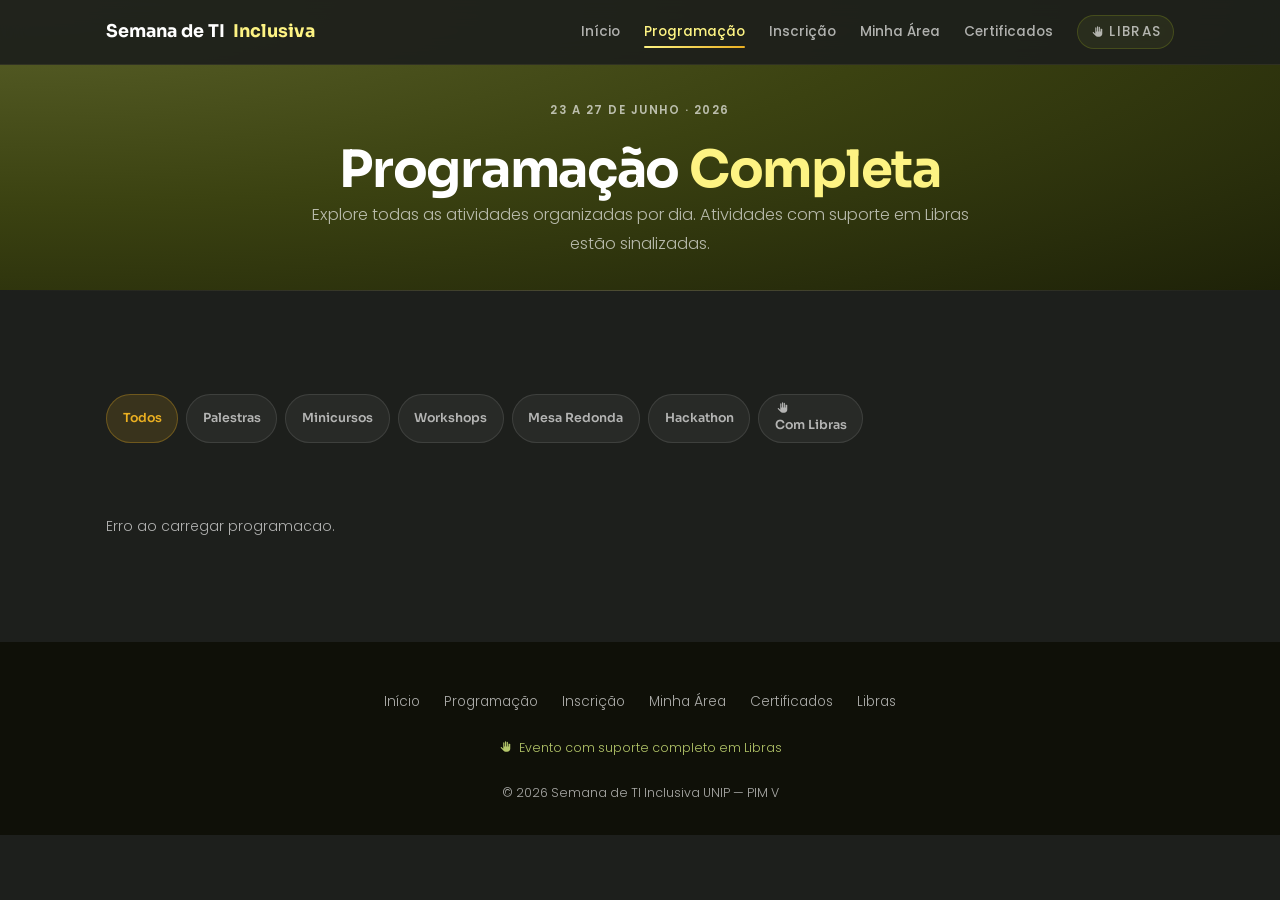
<file: frontend/pages/programacao.html>
<!DOCTYPE html>
<html lang="pt-BR">
<head>
  <meta charset="UTF-8">
  <meta name="viewport" content="width=device-width, initial-scale=1.0">
  <title>Programação — Semana de TI Inclusiva UNIP 2026</title>
  <link rel="stylesheet" href="../assets/css/reset.css">
  <link rel="stylesheet" href="../assets/css/variables.css">
  <link rel="stylesheet" href="../assets/css/style.css">
</head>
<body>

  <!-- NAVBAR -->
  <nav class="navbar" role="navigation" aria-label="Menu principal">
    <div class="container">
      <a href="../index.html" class="navbar__logo"><span>Semana de TI</span> <em>Inclusiva</em></a>
      <button class="navbar__toggle" aria-label="Abrir menu" aria-expanded="false">
        <span></span><span></span><span></span>
      </button>
      <div class="navbar__links">
        <a href="../index.html">Início</a>
        <a href="programacao.html" class="active">Programação</a>
        <a href="inscricao.html">Inscrição</a>
        <a href="area-participante.html">Minha Área</a>
        <a href="certificados.html">Certificados</a>
        <a href="libras.html" class="navbar__libras">
          <svg width="14" height="14" viewBox="0 0 24 24" fill="currentColor"><path d="M20 7c0-.55-.45-1-1-1s-1 .45-1 1v4h-1V4c0-.55-.45-1-1-1s-1 .45-1 1v7h-1V3c0-.55-.45-1-1-1s-1 .45-1 1v8h-1V5c0-.55-.45-1-1-1s-1 .45-1 1v10l-2.7-2.7c-.39-.39-1.02-.39-1.41 0s-.39 1.02 0 1.41L9.53 18.36C10.46 19.29 11.73 20 13 20h3c2.76 0 5-2.24 5-5V7z"/></svg>
          Libras
        </a>
      </div>
    </div>
  </nav>

  <!-- HEADER -->
  <section class="bg-hero" style="padding-top:100px; padding-bottom:2rem;">
    <div class="container">
      <div class="section-header reveal" style="margin-bottom:0;">
        <p class="hero__eyebrow">23 a 27 de Junho · 2026</p>
        <h1>Programação <em>Completa</em></h1>
        <p>Explore todas as atividades organizadas por dia. Atividades com suporte em Libras estão sinalizadas.</p>
      </div>
    </div>
  </section>

  <hr class="divider">

  <!-- FILTROS -->
  <section class="bg-dark">
    <div class="container">
      <!-- Filtro por tipo -->
      <div class="filters reveal" id="filtros-tipo" role="group" aria-label="Filtrar por tipo de atividade">
        <button class="filter-btn active" data-tipo="todos">Todos</button>
        <button class="filter-btn" data-tipo="Palestra">Palestras</button>
        <button class="filter-btn" data-tipo="Minicurso">Minicursos</button>
        <button class="filter-btn" data-tipo="Workshop">Workshops</button>
        <button class="filter-btn" data-tipo="MesaRedonda">Mesa Redonda</button>
        <button class="filter-btn" data-tipo="Hackathon">Hackathon</button>
        <button class="filter-btn" data-tipo="libras"><svg width="14" height="14" viewBox="0 0 24 24" fill="currentColor" style="vertical-align:middle;"><path d="M20 7c0-.55-.45-1-1-1s-1 .45-1 1v4h-1V4c0-.55-.45-1-1-1s-1 .45-1 1v7h-1V3c0-.55-.45-1-1-1s-1 .45-1 1v8h-1V5c0-.55-.45-1-1-1s-1 .45-1 1v10l-2.7-2.7c-.39-.39-1.02-.39-1.41 0s-.39 1.02 0 1.41L9.53 18.36C10.46 19.29 11.73 20 13 20h3c2.76 0 5-2.24 5-5V7z"/></svg> Com Libras</button>
      </div>

      <!-- Tabs por dia -->
      <div class="day-tabs reveal" id="tabs-dia" role="tablist" aria-label="Selecionar dia"></div>

      <!-- Lista de atividades -->
      <div id="lista-atividades">
        <div class="loading">
          <div class="spinner"></div>
          <span>Carregando programação...</span>
        </div>
      </div>
    </div>
  </section>

  <!-- FOOTER -->
  <footer class="footer bg-footer">
    <div class="container">
      <div class="footer__links">
        <a href="../index.html">Início</a>
        <a href="programacao.html">Programação</a>
        <a href="inscricao.html">Inscrição</a>
        <a href="area-participante.html">Minha Área</a>
        <a href="certificados.html">Certificados</a>
        <a href="libras.html">Libras</a>
      </div>
      <p class="footer__libras">
        <svg width="14" height="14" viewBox="0 0 24 24" fill="currentColor"><path d="M20 7c0-.55-.45-1-1-1s-1 .45-1 1v4h-1V4c0-.55-.45-1-1-1s-1 .45-1 1v7h-1V3c0-.55-.45-1-1-1s-1 .45-1 1v8h-1V5c0-.55-.45-1-1-1s-1 .45-1 1v10l-2.7-2.7c-.39-.39-1.02-.39-1.41 0s-.39 1.02 0 1.41L9.53 18.36C10.46 19.29 11.73 20 13 20h3c2.76 0 5-2.24 5-5V7z"/></svg>
        Evento com suporte completo em Libras
      </p>
      <p class="footer__copy">&copy; 2026 Semana de TI Inclusiva UNIP — PIM V</p>
    </div>
  </footer>

  <script src="../assets/js/utils.js"></script>
  <script src="../assets/js/main.js"></script>
</body>
</html>
</file>
<file: frontend/assets/css/variables.css>
/* ========================================
   VARIABLES — Brand Kit Domínio Visual
   ======================================== */

@import url('https://fonts.googleapis.com/css2?family=Sora:wght@300;400;500;600;700;800&family=Poppins:ital,wght@0,300;0,400;0,500;0,600;0,700;1,400&display=swap');

:root {
  /* ── Cores Oliva (Base) ── */
  --olive-dark: #3B4211;
  --olive-mid: #4D5520;
  --olive: #60682D;
  --olive-light: #7C8A1E;

  /* ── Cores Douradas (Destaque) ── */
  --gold-pale: #FDF383;
  --gold: #EAAF21;
  --gold-deep: #C98F0A;
  --cream: #E5D2B2;

  /* ── Fundos Escuros ── */
  --dark: #1D1F1C;
  --dark-alt: #232611;
  --dark-product: #20230A;
  --dark-depo: #1B1D0F;
  --dark-footer: #0F1008;

  /* ── Tons Claros ── */
  --white: #FFFFFF;
  --cream-light: #FFFBF4;
  --olive-accent: #B5C76A;
  --text-soft: rgba(255, 255, 255, 0.82);
  --text-muted: rgba(255, 255, 255, 0.65);

  /* ── Tipografia ── */
  --font-h: 'Sora', sans-serif;
  --font-b: 'Poppins', sans-serif;

  /* ── Border Radius ── */
  --r-sm: 8px;
  --r-md: 14px;
  --r-lg: 22px;
  --r-xl: 36px;
  --r-pill: 100px;

  /* ── Sombras ── */
  --shadow-sm: 0 2px 10px rgba(0, 0, 0, 0.18);
  --shadow-md: 0 8px 32px rgba(0, 0, 0, 0.28);
  --shadow-lg: 0 20px 64px rgba(0, 0, 0, 0.40);

  /* ── Layout ── */
  --max-w: 1180px;
  --pad: clamp(1.25rem, 5vw, 3.5rem);
  --section-pad: clamp(4rem, 8vw, 7rem);
}
</file>
<file: frontend/assets/css/style.css>
/* ========================================
   STYLE — Estilos Principais
   Brand Kit: Domínio Visual
   ======================================== */

/* ── Base ── */
body {
  font-family: var(--font-b);
  background-color: var(--dark);
  color: var(--text-soft);
  font-size: clamp(0.92rem, 1.8vw, 1.02rem);
  font-weight: 300;
  overflow-x: hidden;
}

h1, h2, h3, h4, h5 {
  font-family: var(--font-h);
  color: var(--white);
  letter-spacing: -0.025em;
}

h1 { font-size: clamp(1.9rem, 5.5vw, 3rem); font-weight: 700; }
h2 { font-size: clamp(1.55rem, 4vw, 2.4rem); font-weight: 700; }
h3 { font-size: clamp(1.05rem, 2.2vw, 1.35rem); font-weight: 600; color: var(--gold-pale); }
h4 { font-size: 1rem; font-weight: 600; }

em, .text-gold { color: var(--gold-pale); font-style: normal; }
.text-muted { color: var(--text-muted); font-size: 0.875rem; }

.container {
  max-width: var(--max-w);
  margin: 0 auto;
  padding: 0 var(--pad);
}

section {
  padding: var(--section-pad) 0;
}

/* ── Gradientes de Fundo ── */
.bg-hero {
  background: radial-gradient(ellipse at top left, #5A6129 0%, #3B4211 50%, #1E2208 100%);
}

.bg-dark { background-color: var(--dark); }
.bg-dark-alt { background-color: var(--dark-alt); }
.bg-olive { background: linear-gradient(180deg, #3B4211 0%, #495218 50%, #3B4211 100%); }
.bg-dossier { background: linear-gradient(180deg, #1D1F1C 0%, #191B07 100%); }
.bg-footer { background-color: var(--dark-footer); }

/* ── Divisores ── */
.divider {
  height: 1px;
  border: none;
  background: linear-gradient(90deg, transparent, rgba(253, 243, 131, 0.22), transparent);
}

.divider--olive {
  background: linear-gradient(90deg, transparent, rgba(96, 104, 45, 0.50), transparent);
}

/* ========================================
   NAVEGAÇÃO
   ======================================== */
.navbar {
  position: fixed;
  top: 0;
  left: 0;
  right: 0;
  z-index: 1000;
  background: rgba(29, 31, 28, 0.92);
  backdrop-filter: blur(12px);
  border-bottom: 1px solid rgba(253, 243, 131, 0.08);
  transition: background 0.3s ease;
}

.navbar .container {
  display: flex;
  align-items: center;
  justify-content: space-between;
  height: 64px;
}

.navbar__logo {
  font-family: var(--font-h);
  font-size: 1.1rem;
  font-weight: 700;
  color: var(--white);
  display: flex;
  align-items: center;
  gap: 0.5rem;
}

.navbar__logo em {
  color: var(--gold-pale);
}

.navbar__links {
  display: flex;
  gap: 1.5rem;
  align-items: center;
}

.navbar__links a {
  font-family: var(--font-b);
  font-size: 0.85rem;
  font-weight: 500;
  color: var(--text-muted);
  transition: color 0.3s;
  position: relative;
}

.navbar__links a:hover,
.navbar__links a.active {
  color: var(--gold-pale);
}

.navbar__links a.active::after {
  content: '';
  position: absolute;
  bottom: -4px;
  left: 0;
  right: 0;
  height: 2px;
  background: linear-gradient(90deg, var(--gold-pale), var(--gold));
  border-radius: 2px;
}

/* Badge Libras na navbar */
.navbar__libras {
  display: flex;
  align-items: center;
  gap: 0.35rem;
  background: rgba(96, 104, 45, 0.18);
  border: 1px solid rgba(124, 138, 30, 0.35);
  border-radius: var(--r-pill);
  padding: 0.3em 0.85em;
  font-size: 0.72rem;
  font-weight: 600;
  color: var(--olive-accent);
  letter-spacing: 0.1em;
  text-transform: uppercase;
}

/* Hamburger */
.navbar__toggle {
  display: none;
  flex-direction: column;
  gap: 5px;
  padding: 4px;
}

.navbar__toggle span {
  display: block;
  width: 22px;
  height: 2px;
  background: var(--white);
  border-radius: 2px;
  transition: all 0.3s;
}

/* ========================================
   BOTÕES
   ======================================== */
.btn-cta {
  display: inline-flex;
  align-items: center;
  justify-content: center;
  gap: 0.5rem;
  background: linear-gradient(135deg, #FDF383 0%, #EAAF21 55%, #C98F0A 100%);
  color: #1A1800;
  font-family: var(--font-h);
  font-size: clamp(0.95rem, 2.2vw, 1.1rem);
  font-weight: 700;
  padding: 1em 2.5em;
  border-radius: var(--r-pill);
  letter-spacing: 0.02em;
  box-shadow: 0 4px 24px rgba(234, 175, 33, 0.55);
  transition: transform 0.2s, box-shadow 0.2s;
  animation: pulse-cta 2.8s ease-in-out infinite;
  position: relative;
  overflow: hidden;
}

.btn-cta:hover {
  transform: translateY(-3px) scale(1.02);
  box-shadow: 0 10px 36px rgba(234, 175, 33, 0.7);
}

.btn-cta::after {
  content: '';
  position: absolute;
  top: 0;
  left: -120%;
  width: 60%;
  height: 100%;
  background: linear-gradient(90deg, transparent, rgba(255, 255, 255, 0.38), transparent);
  animation: shimmer 3.2s ease-in-out infinite;
}

.btn-secondary {
  display: inline-flex;
  align-items: center;
  justify-content: center;
  gap: 0.5rem;
  background: rgba(255, 255, 255, 0.05);
  color: var(--white);
  font-family: var(--font-h);
  font-size: 0.9rem;
  font-weight: 600;
  padding: 0.85em 2em;
  min-height: 44px;
  border-radius: var(--r-pill);
  border: 1px solid rgba(255, 255, 255, 0.12);
  transition: all 0.25s ease-out;
}

.btn-secondary:hover {
  background: rgba(255, 255, 255, 0.1);
  border-color: rgba(253, 243, 131, 0.25);
  color: var(--gold-pale);
}

/* ========================================
   LABELS / TAGS
   ======================================== */
.label {
  display: inline-flex;
  align-items: center;
  gap: 0.4em;
  border-radius: var(--r-pill);
  font-size: 0.72rem;
  font-weight: 600;
  letter-spacing: 0.13em;
  text-transform: uppercase;
  padding: 0.35em 1.1em;
}

.label--light {
  background: rgba(255, 255, 255, 0.10);
  color: rgba(255, 255, 255, 0.75);
  border: 1px solid rgba(255, 255, 255, 0.18);
}

.label--gold {
  background: rgba(234, 175, 33, 0.14);
  color: var(--gold);
  border: 1px solid rgba(234, 175, 33, 0.30);
}

.label--olive {
  background: rgba(96, 104, 45, 0.18);
  color: var(--olive-accent);
  border: 1px solid rgba(124, 138, 30, 0.35);
}

.label--libras {
  background: rgba(96, 104, 45, 0.18);
  color: var(--olive-accent);
  border: 1px solid rgba(124, 138, 30, 0.35);
}

/* ========================================
   CARDS
   ======================================== */
.card {
  background: rgba(255, 255, 255, 0.05);
  border: 1px solid rgba(255, 255, 255, 0.09);
  border-radius: var(--r-md);
  padding: 1.75rem;
  backdrop-filter: blur(12px);
  -webkit-backdrop-filter: blur(12px);
  box-shadow: 0 4px 24px rgba(0, 0, 0, 0.12), inset 0 1px 0 rgba(255, 255, 255, 0.06);
  transition: transform 0.25s ease-out, border-color 0.25s ease-out, background 0.25s ease-out, box-shadow 0.25s ease-out;
}

.card:hover {
  transform: translateY(-4px);
  background: rgba(255, 255, 255, 0.08);
  border-color: rgba(253, 243, 131, 0.18);
  box-shadow: 0 12px 40px rgba(0, 0, 0, 0.20), inset 0 1px 0 rgba(255, 255, 255, 0.08);
}

.card--benefit {
  background: linear-gradient(145deg, rgba(96, 104, 45, 0.14), rgba(59, 66, 17, 0.08));
  border-color: rgba(253, 243, 131, 0.10);
}

.card--benefit:hover {
  transform: translateY(-6px);
  border-color: rgba(253, 243, 131, 0.22);
}

.card--price {
  background: linear-gradient(145deg, #3A4410 0%, #252910 100%);
  border: 1px solid rgba(253, 243, 131, 0.22);
  border-radius: var(--r-xl);
  padding: clamp(2rem, 5vw, 3rem);
  box-shadow: 0 24px 80px rgba(0, 0, 0, 0.45), inset 0 1px 0 rgba(255, 255, 255, 0.08);
}

/* Card de atividade (programação) */
.card-atividade {
  background: rgba(255, 255, 255, 0.04);
  border: 1px solid rgba(255, 255, 255, 0.08);
  border-radius: var(--r-md);
  padding: 1.5rem;
  backdrop-filter: blur(8px);
  -webkit-backdrop-filter: blur(8px);
  box-shadow: 0 2px 12px rgba(0, 0, 0, 0.08);
  transition: transform 0.25s ease-out, border-color 0.25s ease-out, background 0.25s ease-out, box-shadow 0.25s ease-out;
}

.card-atividade:hover {
  background: rgba(255, 255, 255, 0.07);
  border-color: rgba(253, 243, 131, 0.18);
  transform: translateY(-3px);
  box-shadow: 0 8px 32px rgba(0, 0, 0, 0.16);
}

.card-atividade__header {
  display: flex;
  align-items: center;
  justify-content: space-between;
  gap: 1rem;
  margin-bottom: 0.75rem;
}

.card-atividade__title {
  font-size: 1rem;
  font-weight: 600;
}

.card-atividade__meta {
  display: flex;
  flex-wrap: wrap;
  gap: 0.5rem;
  margin-top: 0.75rem;
}

.card-atividade__info {
  display: flex;
  align-items: center;
  gap: 0.3rem;
  font-size: 0.82rem;
  color: var(--text-muted);
}

/* ========================================
   ÍCONES (containers)
   ======================================== */
.icon-box {
  display: flex;
  align-items: center;
  justify-content: center;
  width: 50px;
  height: 50px;
  background: rgba(253, 243, 131, 0.10);
  border-radius: 13px;
  border: 1px solid rgba(253, 243, 131, 0.15);
  flex-shrink: 0;
}

.icon-box svg {
  width: 24px;
  height: 24px;
  fill: var(--gold-pale);
}

.icon-box--benefit {
  width: 52px;
  height: 52px;
  background: linear-gradient(135deg, rgba(253, 243, 131, 0.15), rgba(234, 175, 33, 0.08));
  border-radius: 14px;
  border: 1px solid rgba(234, 175, 33, 0.20);
}

.icon-box--benefit svg {
  fill: var(--gold);
}

.check-circle {
  display: inline-flex;
  align-items: center;
  justify-content: center;
  width: 24px;
  height: 24px;
  background: linear-gradient(135deg, #7C8A1E, #60682D);
  border-radius: 50%;
  flex-shrink: 0;
}

.check-circle svg {
  width: 13px;
  height: 13px;
  fill: var(--white);
}

/* ========================================
   FORMULÁRIOS
   ======================================== */
.form-group {
  display: flex;
  flex-direction: column;
  gap: 0.5rem;
  margin-bottom: 1.25rem;
}

.form-group label {
  font-family: var(--font-h);
  font-size: 0.82rem;
  font-weight: 600;
  color: var(--text-muted);
  letter-spacing: 0.05em;
}

.form-group input,
.form-group select,
.form-group textarea {
  background: rgba(255, 255, 255, 0.04);
  border: 1px solid rgba(255, 255, 255, 0.10);
  border-radius: var(--r-sm);
  padding: 0.85em 1.1em;
  min-height: 48px;
  color: var(--white);
  font-family: var(--font-b);
  font-size: 1rem;
  transition: border-color 0.25s ease-out, background 0.25s ease-out, box-shadow 0.25s ease-out;
}

.form-group input:focus,
.form-group select:focus,
.form-group textarea:focus {
  outline: none;
  border-color: rgba(253, 243, 131, 0.45);
  background: rgba(255, 255, 255, 0.07);
  box-shadow: 0 0 0 3px rgba(253, 243, 131, 0.12);
}

.form-group input::placeholder {
  color: var(--text-muted);
}

.form-group select {
  cursor: pointer;
  appearance: none;
  background-image: url("data:image/svg+xml,%3Csvg xmlns='http://www.w3.org/2000/svg' width='12' height='12' fill='rgba(255,255,255,0.5)' viewBox='0 0 16 16'%3E%3Cpath d='M1.5 5.5l6.5 6.5 6.5-6.5'/%3E%3C/svg%3E");
  background-repeat: no-repeat;
  background-position: right 1rem center;
  padding-right: 2.5rem;
}

.form-group select option {
  background: var(--dark);
  color: var(--white);
}

.checkbox-group {
  display: flex;
  align-items: center;
  gap: 0.65rem;
}

.checkbox-group input[type="checkbox"] {
  width: 18px;
  height: 18px;
  accent-color: var(--gold);
  cursor: pointer;
}

/* ========================================
   HERO
   ======================================== */
.hero {
  min-height: 100vh;
  display: flex;
  align-items: center;
  padding-top: 64px;
  position: relative;
}

.hero::after {
  content: '';
  position: absolute;
  inset: 0;
  background:
    radial-gradient(ellipse at 75% 15%, rgba(253, 243, 131, 0.07) 0%, transparent 55%),
    radial-gradient(ellipse at 10% 85%, rgba(59, 66, 17, 0.5) 0%, transparent 55%);
  pointer-events: none;
}

.hero .container {
  position: relative;
  z-index: 1;
}

.hero__content {
  max-width: 720px;
}

.hero__eyebrow {
  font-size: 0.72rem;
  font-weight: 600;
  letter-spacing: 0.13em;
  text-transform: uppercase;
  color: var(--gold);
  margin-bottom: 1.25rem;
}

.hero h1 {
  margin-bottom: 1.25rem;
  line-height: 1.15;
}

.hero__desc {
  font-size: clamp(0.95rem, 2vw, 1.08rem);
  color: var(--text-soft);
  margin-bottom: 2rem;
  max-width: 560px;
  line-height: 1.8;
}

.hero__badges {
  display: flex;
  flex-wrap: wrap;
  gap: 0.75rem;
  margin-bottom: 2.5rem;
}

.hero__actions {
  display: flex;
  flex-wrap: wrap;
  gap: 1rem;
  align-items: center;
}

/* ========================================
   SEÇÕES DE CONTEÚDO
   ======================================== */
.section-header {
  text-align: center;
  max-width: 680px;
  margin: 0 auto 3rem;
}

.section-header h2 {
  margin-bottom: 1rem;
}

.section-header p {
  color: var(--text-muted);
  line-height: 1.8;
}

/* Grid de cards */
.grid {
  display: grid;
  gap: 1.25rem;
}

.grid--2 { grid-template-columns: 1fr; }
.grid--3 { grid-template-columns: 1fr; }

/* Filtros (programação) */
.filters {
  display: flex;
  flex-wrap: wrap;
  gap: 0.5rem;
  margin-bottom: 2rem;
}

.filter-btn {
  font-family: var(--font-h);
  font-size: 0.78rem;
  font-weight: 600;
  padding: 0.5em 1.25em;
  min-height: 44px;
  border-radius: var(--r-pill);
  background: rgba(255, 255, 255, 0.05);
  border: 1px solid rgba(255, 255, 255, 0.10);
  color: var(--text-muted);
  transition: all 0.25s ease-out;
  cursor: pointer;
}

.filter-btn:hover,
.filter-btn.active {
  background: rgba(234, 175, 33, 0.14);
  border-color: rgba(234, 175, 33, 0.30);
  color: var(--gold);
}

/* ========================================
   TABELA DE DIAS (Programação)
   ======================================== */
.day-tabs {
  display: flex;
  gap: 0.5rem;
  margin-bottom: 2rem;
  overflow-x: auto;
  padding-bottom: 0.5rem;
  scrollbar-width: none;          /* Firefox */
  -ms-overflow-style: none;       /* IE/Edge */
}
.day-tabs::-webkit-scrollbar {
  display: none;                  /* Chrome/Safari */
}

.day-tab {
  font-family: var(--font-h);
  font-size: 0.82rem;
  font-weight: 600;
  padding: 0.65em 1.5em;
  min-height: 44px;
  border-radius: var(--r-pill);
  background: rgba(255, 255, 255, 0.04);
  border: 1px solid rgba(255, 255, 255, 0.08);
  color: var(--text-muted);
  white-space: nowrap;
  cursor: pointer;
  transition: all 0.25s ease-out;
}

.day-tab:hover,
.day-tab.active {
  background: rgba(253, 243, 131, 0.12);
  border-color: rgba(253, 243, 131, 0.25);
  color: var(--gold-pale);
}

/* ========================================
   ÁREA DO PARTICIPANTE
   ======================================== */
.participante-header {
  display: flex;
  align-items: center;
  justify-content: space-between;
  flex-wrap: wrap;
  gap: 1rem;
  margin-bottom: 2rem;
}

.participante-stats {
  display: grid;
  grid-template-columns: repeat(auto-fit, minmax(180px, 1fr));
  gap: 1rem;
  margin-bottom: 2.5rem;
}

.stat-card {
  background: rgba(255, 255, 255, 0.04);
  border: 1px solid rgba(255, 255, 255, 0.08);
  border-radius: var(--r-md);
  padding: 1.25rem;
  text-align: center;
}

.stat-card__number {
  font-family: var(--font-h);
  font-size: 1.8rem;
  font-weight: 700;
  color: var(--gold-pale);
}

.stat-card__label {
  font-size: 0.78rem;
  color: var(--text-muted);
  margin-top: 0.25rem;
}

/* Notificações */
.notificacao-item {
  display: flex;
  align-items: flex-start;
  gap: 1rem;
  padding: 1.1rem 1.25rem;
  background: rgba(255, 255, 255, 0.03);
  border: 1px solid rgba(255, 255, 255, 0.06);
  border-radius: var(--r-sm);
  margin-bottom: 0.5rem;
  transition: all 0.3s;
}

.notificacao-item--nao-lida {
  background: rgba(253, 243, 131, 0.04);
  border-color: rgba(253, 243, 131, 0.12);
}

.notificacao-item__badge {
  width: 10px;
  height: 10px;
  border-radius: 50%;
  background: var(--gold);
  flex-shrink: 0;
  margin-top: 6px;
}

.notificacao-item__texto {
  flex: 1;
}

.notificacao-item__data {
  font-size: 0.75rem;
  color: var(--text-muted);
}

/* ========================================
   CERTIFICADOS
   ======================================== */
.certificado-validacao {
  max-width: 520px;
  margin: 0 auto;
}

.certificado-resultado {
  margin-top: 2rem;
  padding: 2rem;
  border-radius: var(--r-md);
  text-align: center;
}

.certificado-resultado--valido {
  background: rgba(124, 138, 30, 0.12);
  border: 1px solid rgba(124, 138, 30, 0.30);
}

.certificado-resultado--invalido {
  background: rgba(200, 60, 60, 0.10);
  border: 1px solid rgba(200, 60, 60, 0.25);
}

/* ========================================
   GLOSSÁRIO LIBRAS
   ======================================== */
.termo-card {
  background: rgba(255, 255, 255, 0.04);
  border: 1px solid rgba(255, 255, 255, 0.08);
  border-radius: var(--r-md);
  padding: 1.5rem;
  transition: all 0.3s;
}

.termo-card:hover {
  border-color: rgba(124, 138, 30, 0.35);
  background: rgba(255, 255, 255, 0.06);
}

.termo-card__titulo {
  font-family: var(--font-h);
  font-size: 1rem;
  font-weight: 600;
  color: var(--gold-pale);
  margin-bottom: 0.5rem;
}

.termo-card__descricao {
  font-size: 0.9rem;
  color: var(--text-soft);
  margin-bottom: 0.75rem;
  line-height: 1.7;
}

.termo-card__contexto {
  font-size: 0.82rem;
  color: var(--text-muted);
  font-style: italic;
}

/* ========================================
   FOOTER
   ======================================== */
.footer {
  padding: 3rem 0 2rem;
}

.footer .container {
  display: flex;
  flex-direction: column;
  align-items: center;
  gap: 1.5rem;
  text-align: center;
}

.footer__links {
  display: flex;
  flex-wrap: wrap;
  justify-content: center;
  gap: 1.5rem;
}

.footer__links a {
  font-size: 0.85rem;
  color: var(--text-muted);
  transition: color 0.3s;
}

.footer__links a:hover {
  color: var(--gold-pale);
}

.footer__copy {
  font-size: 0.78rem;
  color: var(--text-muted);
}

.footer__libras {
  font-size: 0.78rem;
  color: var(--olive-accent);
  display: flex;
  align-items: center;
  gap: 0.4rem;
}

/* ========================================
   MENSAGENS (feedback, alertas)
   ======================================== */
.alert {
  padding: 1rem 1.25rem;
  border-radius: var(--r-sm);
  font-size: 0.9rem;
  margin-bottom: 1rem;
  display: none;
}

.alert--success {
  background: rgba(124, 138, 30, 0.15);
  border: 1px solid rgba(124, 138, 30, 0.30);
  color: var(--olive-accent);
}

.alert--error {
  background: rgba(200, 60, 60, 0.12);
  border: 1px solid rgba(200, 60, 60, 0.25);
  color: #f0a0a0;
}

.alert--info {
  background: rgba(234, 175, 33, 0.10);
  border: 1px solid rgba(234, 175, 33, 0.25);
  color: var(--gold);
}

.alert.show { display: block; }

/* Loading spinner */
.loading {
  display: flex;
  align-items: center;
  justify-content: center;
  gap: 0.75rem;
  padding: 3rem 0;
  color: var(--text-muted);
}

.spinner {
  width: 24px;
  height: 24px;
  border: 3px solid rgba(255, 255, 255, 0.1);
  border-top-color: var(--gold);
  border-radius: 50%;
  animation: spin 0.8s linear infinite;
}

/* Estado vazio */
.empty-state {
  text-align: center;
  padding: 3rem 1rem;
  color: var(--text-muted);
}

.empty-state svg {
  width: 48px;
  height: 48px;
  fill: rgba(255, 255, 255, 0.15);
  margin: 0 auto 1rem;
}

/* ========================================
   ACESSIBILIDADE (CRÍTICO — ui-ux-pro-max §1)
   ======================================== */

/* Focus states visíveis para teclado (2-4px ring) */
*:focus-visible {
  outline: 2px solid var(--gold-pale);
  outline-offset: 2px;
  border-radius: 4px;
}

button:focus-visible,
a:focus-visible,
input:focus-visible,
select:focus-visible,
textarea:focus-visible {
  outline: 2px solid var(--gold-pale);
  outline-offset: 2px;
}

/* cursor-pointer em todos os clicáveis */
a, button, .filter-btn, .day-tab, .label,
input[type="checkbox"], select {
  cursor: pointer;
}

/* Skip link (acessibilidade — teclado) */
.skip-link {
  position: absolute;
  top: -100%;
  left: 1rem;
  background: var(--gold-pale);
  color: var(--dark);
  padding: 0.5em 1.5em;
  border-radius: var(--r-sm);
  font-weight: 600;
  z-index: 9999;
  transition: top 0.2s;
}

.skip-link:focus {
  top: 0.5rem;
}

/* ========================================
   ANIMAÇÕES
   ======================================== */
@keyframes pulse-cta {
  0%, 100% { box-shadow: 0 4px 24px rgba(234, 175, 33, 0.55), 0 0 0 0 rgba(234, 175, 33, 0.35); }
  50% { box-shadow: 0 4px 30px rgba(234, 175, 33, 0.75), 0 0 0 14px rgba(234, 175, 33, 0); }
}

@keyframes shimmer {
  0% { left: -120%; }
  100% { left: 220%; }
}

@keyframes spin {
  to { transform: rotate(360deg); }
}

/* Reveal (scroll) */
.reveal {
  opacity: 0;
  transform: translateY(28px);
  transition: opacity 0.75s ease, transform 0.75s ease;
}

.reveal.visible {
  opacity: 1;
  transform: translateY(0);
}

/* Delay cascade */
.rd1 { transition-delay: 0.08s; }
.rd2 { transition-delay: 0.18s; }
.rd3 { transition-delay: 0.28s; }
.rd4 { transition-delay: 0.38s; }
.rd5 { transition-delay: 0.48s; }

/* prefers-reduced-motion (ui-ux-pro-max §7) */
@media (prefers-reduced-motion: reduce) {
  *, *::before, *::after {
    animation-duration: 0.01ms !important;
    animation-iteration-count: 1 !important;
    transition-duration: 0.01ms !important;
  }

  .reveal {
    opacity: 1;
    transform: none;
  }

  .btn-cta {
    animation: none;
  }
}

/* ========================================
   RESPONSIVO (Mobile-first — ui-ux-pro-max §5)
   ======================================== */

/* ≥ 560px — Tablet pequeno */
@media (min-width: 560px) {
  .grid--2 { grid-template-columns: repeat(2, 1fr); }
  .grid--3 { grid-template-columns: repeat(2, 1fr); }
}

/* ≥ 768px — Tablet */
@media (min-width: 768px) {
  h1 { font-size: clamp(2.1rem, 4.5vw, 3.2rem); }

  .hero__content {
    max-width: 620px;
  }
}

/* ≥ 900px — Desktop navbar (breakpoint ajustado para caber todos os links) */
@media (min-width: 900px) {
  .navbar__toggle { display: none !important; }
  .navbar__links { display: flex !important; gap: 0.85rem; }
  .navbar__links a { font-size: 0.78rem; }
  .navbar__logo { font-size: 0.95rem; white-space: nowrap; flex-shrink: 0; }
  .navbar__libras { font-size: 0.62rem; padding: 0.25em 0.65em; }
}

/* ≥ 1024px — Desktop full */
@media (min-width: 1024px) {
  .grid--3 { grid-template-columns: repeat(3, 1fr); }
  .navbar__links { gap: 1.5rem; }
  .navbar__links a { font-size: 0.85rem; }
  .navbar__logo { font-size: 1.1rem; }
  .navbar__libras { font-size: 0.72rem; padding: 0.3em 0.85em; }
}

/* ≤ 899px — Mobile/tablet nav (hamburger) */
@media (max-width: 899px) {
  .navbar__toggle {
    display: flex;
    min-width: 44px;
    min-height: 44px;
    align-items: center;
    justify-content: center;
  }

  .navbar__links {
    display: none;
    position: absolute;
    top: 64px;
    left: 0;
    right: 0;
    flex-direction: column;
    background: rgba(29, 31, 28, 0.97);
    backdrop-filter: blur(12px);
    -webkit-backdrop-filter: blur(12px);
    padding: 1.5rem var(--pad);
    gap: 1rem;
    border-bottom: 1px solid rgba(253, 243, 131, 0.08);
  }

  .navbar__links.open {
    display: flex;
  }

  .navbar__links a {
    font-size: 1rem;
    padding: 0.5em 0;
    min-height: 44px;
    display: flex;
    align-items: center;
  }

  .hero {
    min-height: auto;
    padding-top: 100px;
    padding-bottom: 3rem;
  }
}

/* ≤ 559px — Mobile */
@media (max-width: 559px) {
  .hero__badges {
    flex-direction: column;
    align-items: flex-start;
  }

  .hero__actions {
    flex-direction: column;
    align-items: stretch;
  }

  .btn-cta {
    text-align: center;
  }

  .participante-stats {
    grid-template-columns: 1fr 1fr;
  }

  .card-atividade__header {
    flex-direction: column;
    align-items: flex-start;
    gap: 0.5rem;
  }

  .day-tabs {
    -webkit-overflow-scrolling: touch;
  }

  .filters {
    gap: 0.4rem;
  }

  .filter-btn {
    font-size: 0.7rem;
    padding: 0.4em 0.9em;
  }
}
</file>
